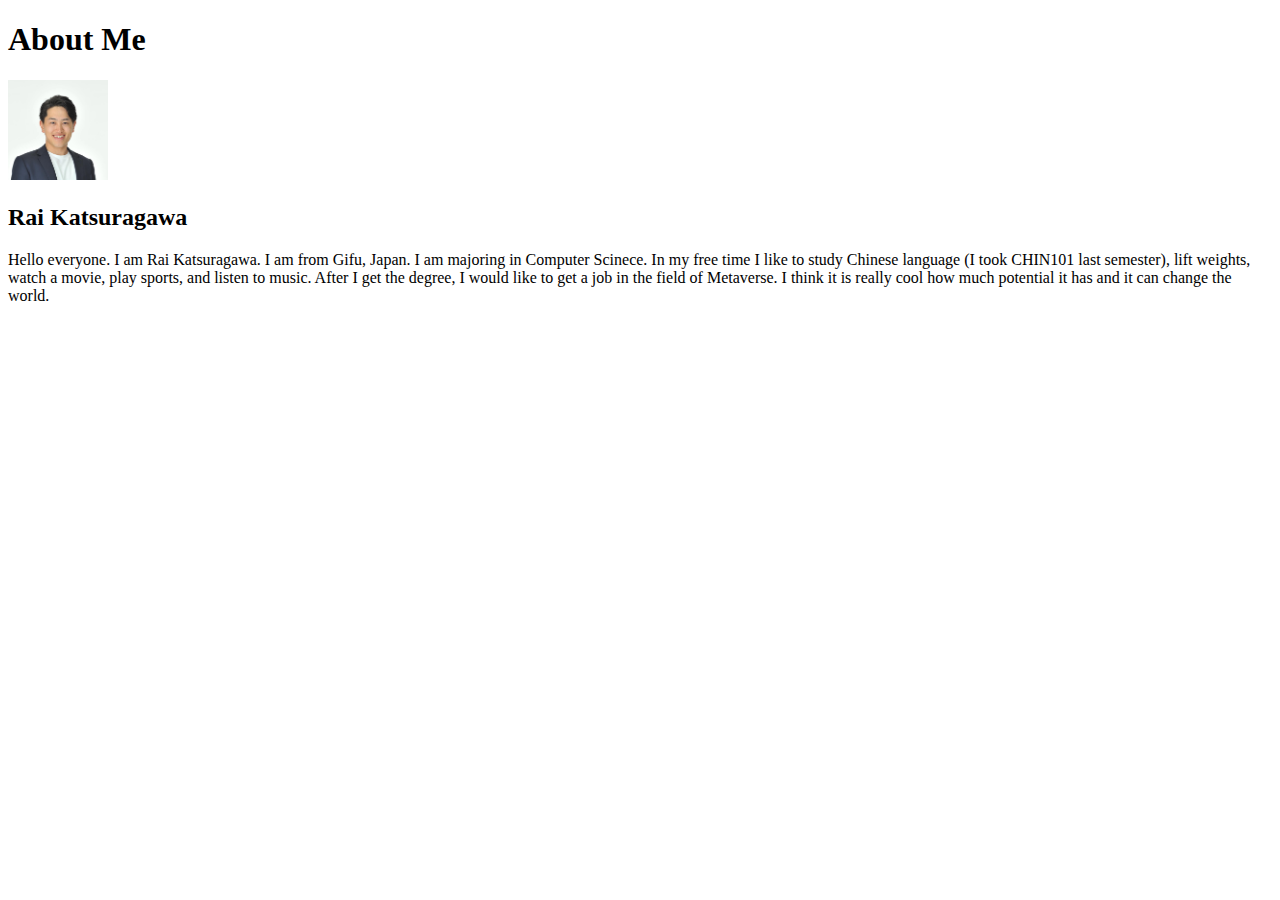
<file: aboutme/index.html>
<!DOCTYPE html>
<html lang="" en>
  <head>
    <meta charset="UTF-8" />
    <meta http-equiv="X-UA-Compatible" content="IE=edge" />
    <meta name="viewport" content="width=device-width, initial-scale=1.0" />
    <title>All About Me</title>
  </head>
  <body>
    <h1>About Me</h1>
    <img
      src="images/facebook_profile_pic.jpeg"
      alt="profile picture"
      style="height: 100px; width: 100px"
    />
    <h2>Rai Katsuragawa</h2>
    <p>
      Hello everyone. I am Rai Katsuragawa. I am from Gifu, Japan. I am majoring
      in Computer Scinece. In my free time I like to study Chinese language (I
      took CHIN101 last semester), lift weights, watch a movie, play sports, and
      listen to music. After I get the degree, I would like to get a job in the
      field of Metaverse. I think it is really cool how much potential it has
      and it can change the world.
    </p>
  </body>
</html>
</file>
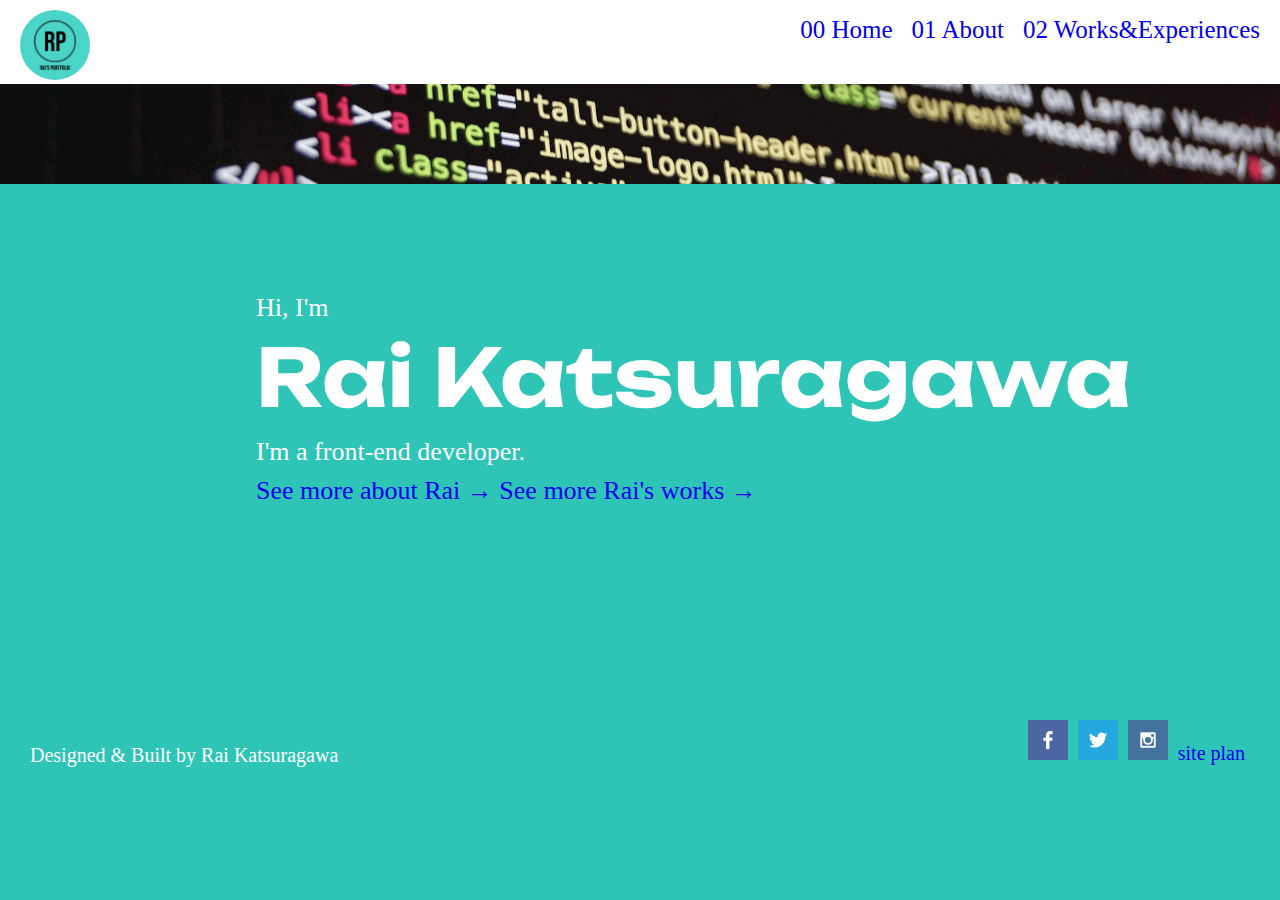
<file: rai's_portfolio/index.html>
<!DOCTYPE html>
<html lang="en">
  <head>
    <meta charset="UTF-8" />
    <meta name="viewport" content="width=device-width, initial-scale=1.0" />
    <meta http-equiv="X-UA-Compatible" content="ie=edge" />
    <title>Rai's portfolio</title>
    <link rel="stylesheet" href="styles/style.css" />
    <link rel="icon" href="images/Rai's_portfolio-logos.jpeg" />
  </head>
  <body id="homepage">
    <header>
      <a href="index.html">
        <img class="logo" src="images/Rai's_portfolio-logos.jpeg" alt="logo" />
      </a>
      <ul class="navigation">
        <li><a href="index.html">00 Home</a></li>
        <li><a href="aboutme.html">01 About</a></li>
        <li><a href="works.html">02 Works&Experiences</a></li>
      </ul>
    </header>
    <main>
      <img class="bannar" src="images/coding.png" alt="coding" />
      <div class="welcome">
        <p>Hi, I'm</p>
        <h1>Rai Katsuragawa</h1>
        <p>
          I'm a front-end developer.<br /><a href="aboutme.html"
            >See more about Rai &rarr;</a
          >
          <a href="works.html">See more Rai's works &rarr;</a>
        </p>
      </div>
    </main>
    <footer id="home-footer">
      <p>Designed & Built by Rai Katsuragawa</p>
      <ul>
        <li>
          <a href="#"><img src="images/facebook.png" alt="facebook logo" /></a>
        </li>
        <li>
          <a href="#"><img src="images/twitter.png" alt="twitter logo" /></a>
        </li>
        <li>
          <a href="#"
            ><img src="images/instagram.png" alt="instagram logo"
          /></a>
        </li>
        <li><a href="site_plan.html">site plan</a></li>
      </ul>
    </footer>
  </body>
</html>
</file>
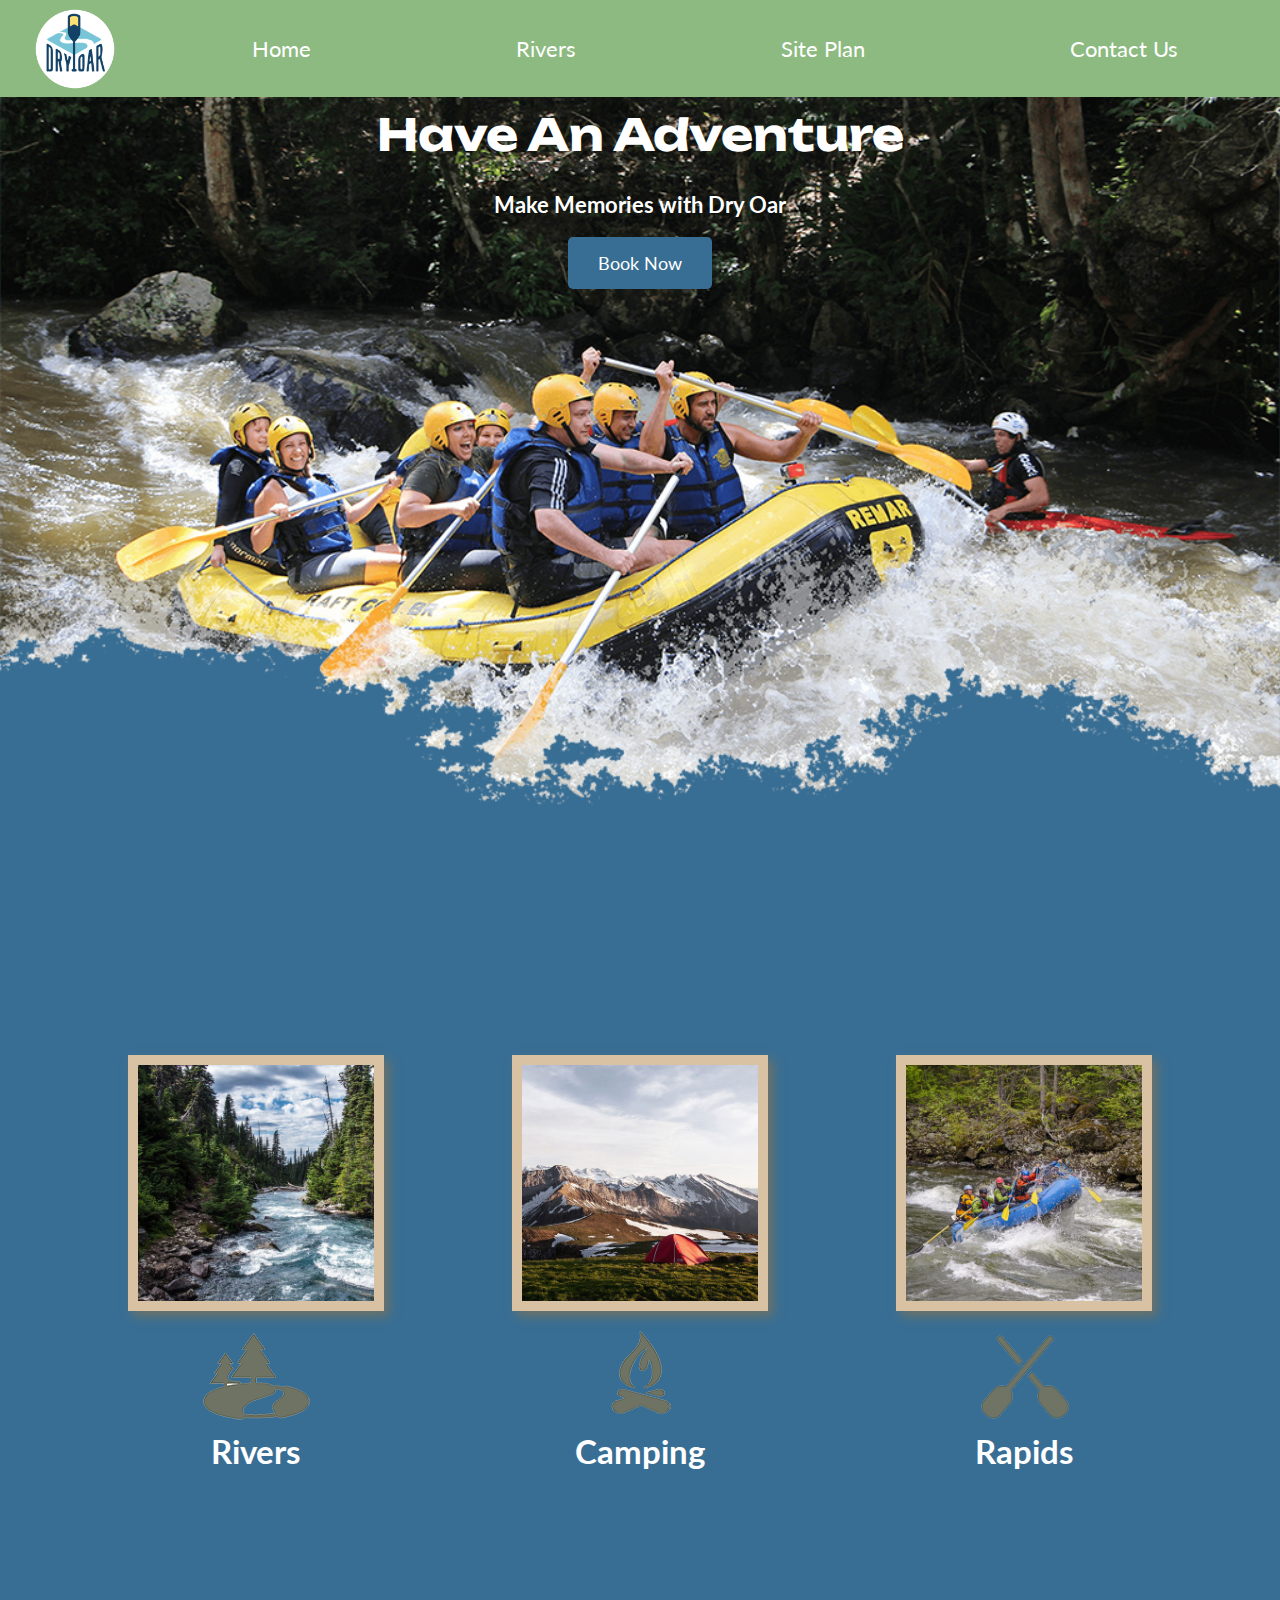
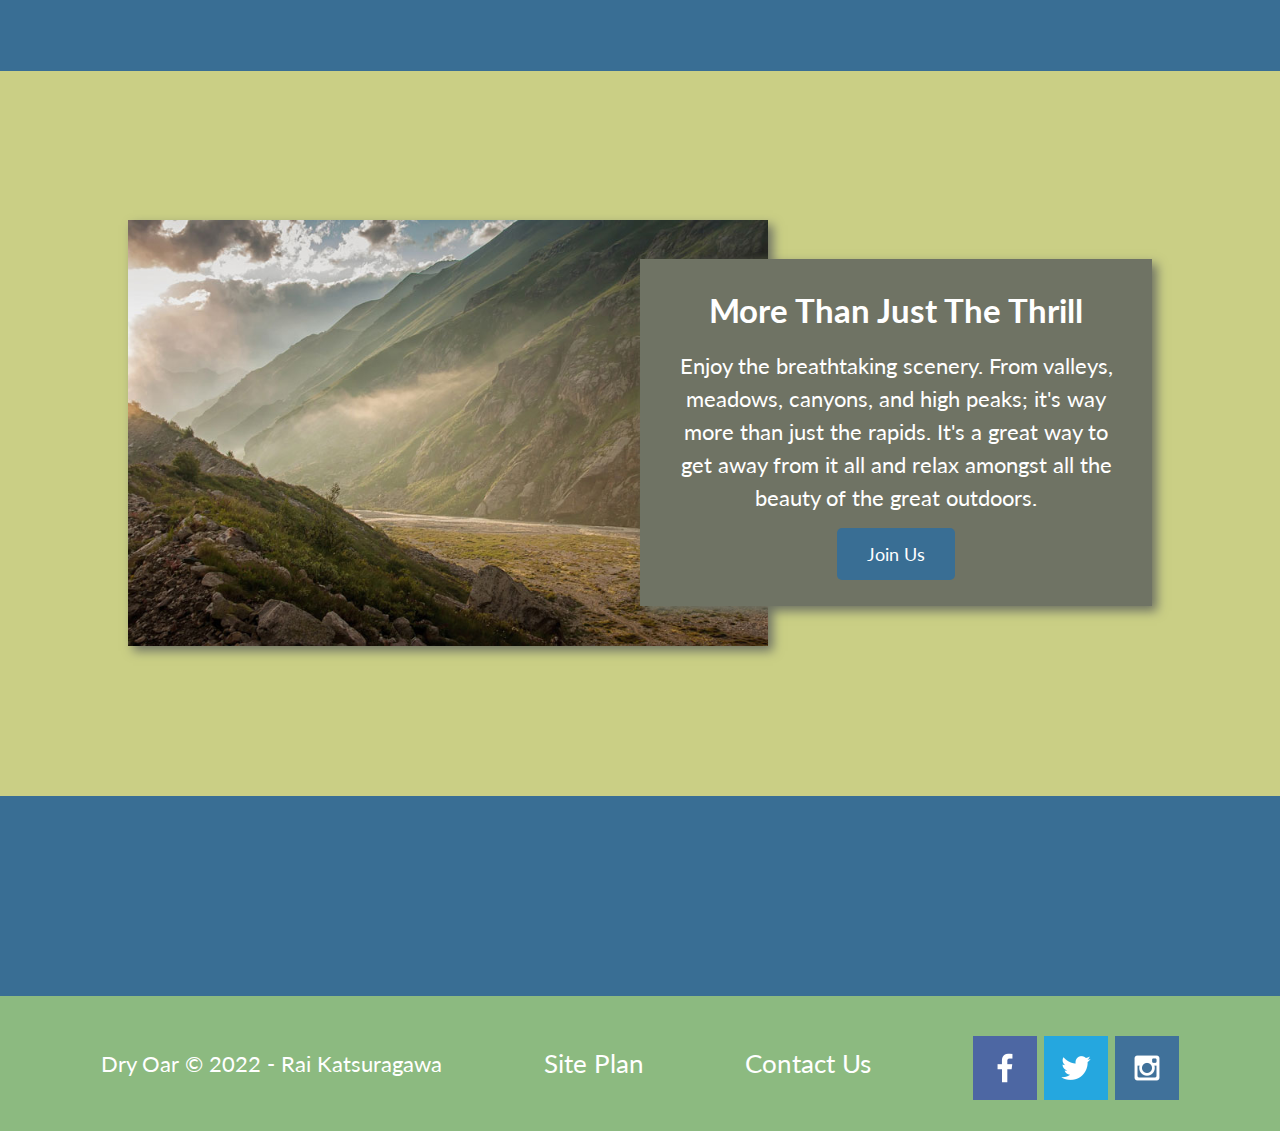
<file: wwr/index.html>
<!DOCTYPE html>
<html lang="en">
  <head>
    <meta charset="UTF-8" />
    <meta http-equiv="X-UA-Compatible" content="IE=edge" />
    <meta name="viewport" content="width=device-width, initial-scale=1.0" />
    <title>Rafting</title>
    <link rel="stylesheet" href="styles/style.css" />
  </head>
  <body>
    <div id="content">
      <header>
        <a id="logo_link" href="index.html">
          <img class="logo" src="images/logo.png" alt="Dry Oar Logo" />
        </a>
        <nav>
          <a href="index.html">Home</a>
          <a href="rivers.html">Rivers</a>
          <a href="site-plan-rafting.html">Site Plan</a>
          <a href="contactus.html">Contact Us</a>
        </nav>
      </header>
      <div id="hero">
        <div id="hero-box">
          <img
            id="hero-img"
            src="images/hero.png"
            alt="People enjoying white water rafting"
          />
        </div>
        <section id="hero-msg">
          <h1 class="home-title">Have An Adventure</h1>
          <h4>Make Memories with Dry Oar</h4>
          <div class="button-box">
            <a class="book" href="contactus.html">Book Now</a>
          </div>
        </section>
      </div>
      <main class="home-grid">
        <section class="rivers-card">
          <img
            class="card-img"
            src="images/rivers.jpeg"
            alt="river in forest"
          />
          <img class="icon" src="images/river_icon.png" alt="river icon" />
          <h2>Rivers</h2>
        </section>
        <section class="camping-card">
          <img
            class="card-img"
            src="images/camping.jpeg"
            alt="tent in mountains"
          />
          <img class="icon" src="images/fire_icon.png" alt="fire icon" />
          <h2>Camping</h2>
        </section>
        <section class="rapids-card">
          <img class="card-img" src="images/rapids.jpeg" alt="rafting boat" />
          <img class="icon" src="images/oars.png" alt="oars icon" />
          <h2>Rapids</h2>
        </section>
        <div id="background"></div>
        <img
          class="mountains"
          src="images/mountains.jpeg"
          alt="Misty mountains"
        />
        <section class="msg">
          <h2>More Than Just The Thrill</h2>
          <p>
            Enjoy the breathtaking scenery. From valleys, meadows, canyons, and
            high peaks; it's way more than just the rapids. It's a great way to
            get away from it all and relax amongst all the beauty of the great
            outdoors.
          </p>
          <a class="join" href="rivers.html">Join Us</a>
        </section>
      </main>
      <footer>
        <p>Dry Oar &copy; 2022 - Rai Katsuragawa</p>
        <p><a href="site-plan-rafting.html">Site Plan</a></p>
        <p><a href="contactus.html">Contact Us</a></p>
        <div class="social">
          <a href="https://facebook.com" target="_blank">
            <img src="images/facebook.png" alt="fb icon" />
          </a>
          <a href="https://twitter.com" target="_blank">
            <img src="images/twitter.png" alt="twitter icon" />
          </a>
          <a href="https://instagram.com" target="_blank">
            <img src="images/instagram.png" alt="instagram icon" />
          </a>
        </div>
      </footer>
    </div>
  </body>
</html>
</file>
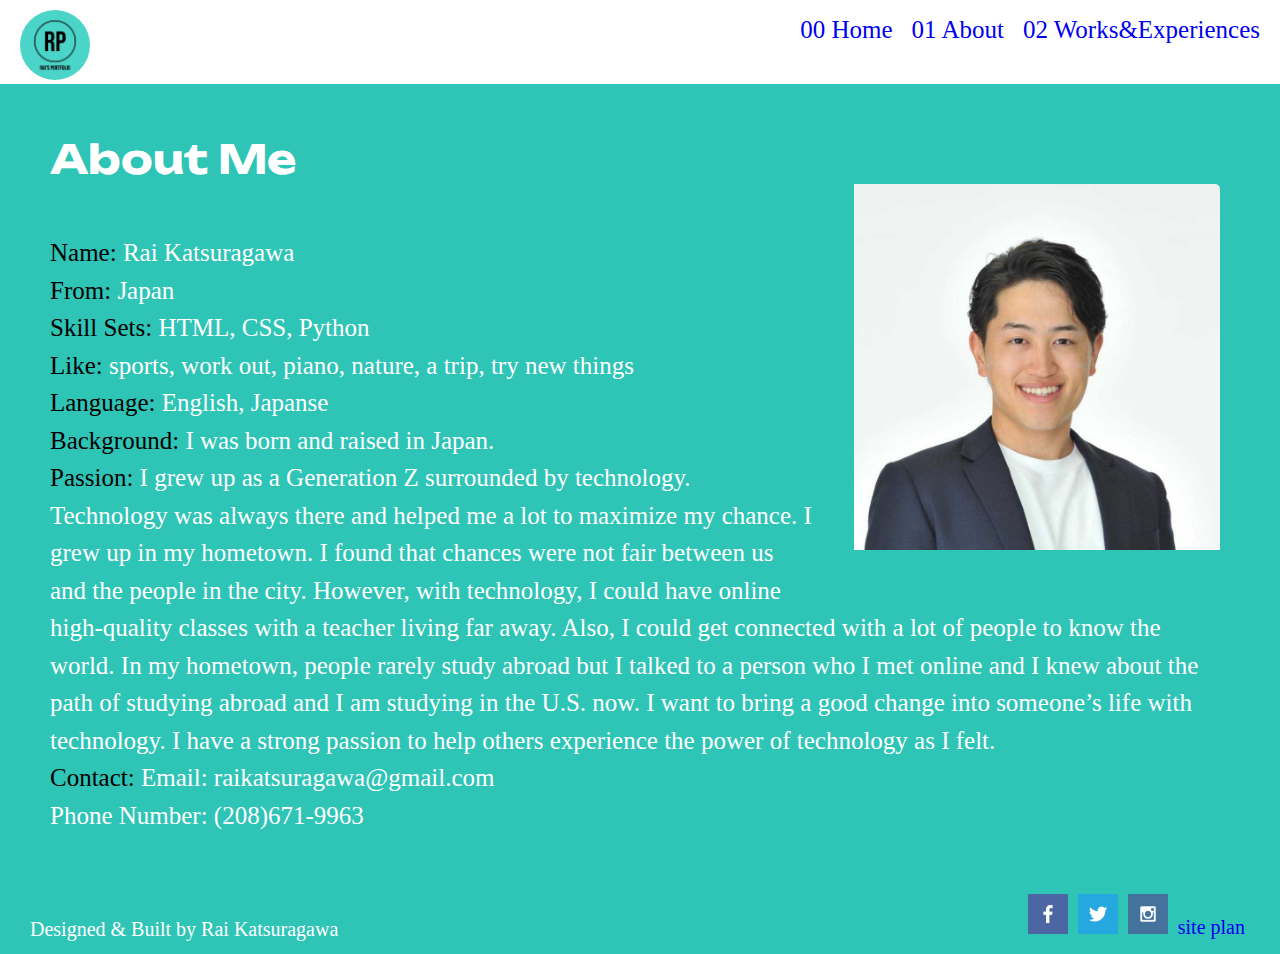
<file: rai's_portfolio/aboutme.html>
<!DOCTYPE html>
<html lang="en">
  <head>
    <meta charset="UTF-8" />
    <meta name="viewport" content="width=device-width, initial-scale=1.0" />
    <meta http-equiv="X-UA-Compatible" content="ie=edge" />
    <title>About</title>
    <link rel="stylesheet" href="styles/style.css" />
    <link rel="icon" href="images/Rai's_portfolio-logos.jpeg" />
  </head>
  <body>
    <header>
      <a href="index.html">
        <img class="logo" src="images/Rai's_portfolio-logos.jpeg" alt="logo" />
      </a>
      <ul class="navigation">
        <li><a href="index.html">00 Home</a></li>
        <li><a href="aboutme.html">01 About</a></li>
        <li><a href="works.html">02 Works&Experiences</a></li>
      </ul>
    </header>
    <main>
      <h1 class="page-title">About Me</h1>
      <div class="about-me">
        <div id="wrapper">
          <img
            id="myImg"
            class="rai_portrait"
            src="images/rai_portrait.jpeg"
            alt="portrait"
          />
          <div id="myModal" class="modal">
            <!-- The Close Button -->
            <span class="close">&times;</span>

            <!-- Modal Content (The Image) -->
            <img
              class="modal-content"
              src="[data-uri]"
              id="img01"
              alt="portrait"
            />

            <!-- Modal Caption (Image Text) -->
            <div id="caption"></div>
          </div>
        </div>
        <p class="about-me-body">
          <span>Name:</span> Rai Katsuragawa<br />
          <span>From:</span> Japan<br />
          <span>Skill Sets:</span> HTML, CSS, Python<br />
          <span>Like:</span> sports, work out, piano, nature, a trip, try new
          things<br />
          <span>Language:</span> English, Japanse<br />
          <span>Background:</span> I was born and raised in Japan.<br />
          <span>Passion:</span> I grew up as a Generation Z surrounded by
          technology. Technology was always there and helped me a lot to
          maximize my chance. I grew up in my hometown. I found that chances
          were not fair between us and the people in the city. However, with
          technology, I could have online high-quality classes with a teacher
          living far away. Also, I could get connected with a lot of people to
          know the world. In my hometown, people rarely study abroad but I
          talked to a person who I met online and I knew about the path of
          studying abroad and I am studying in the U.S. now. I want to bring a
          good change into someone’s life with technology. I have a strong
          passion to help others experience the power of technology as I
          felt.<br />
          <span>Contact:</span> Email: raikatsuragawa@gmail.com <br />Phone
          Number: (208)671-9963
        </p>
      </div>
      <img
        class="rai_portrait_2"
        src="images/rai_portrait.jpeg"
        alt="portrait"
      />
    </main>
    <footer>
      <p>Designed & Built by Rai Katsuragawa</p>
      <ul>
        <li>
          <a href="#"><img src="images/facebook.png" alt="facebook logo" /></a>
        </li>
        <li>
          <a href="#"><img src="images/twitter.png" alt="twitter logo" /></a>
        </li>
        <li>
          <a href="#"
            ><img src="images/instagram.png" alt="instagram logo"
          /></a>
        </li>
        <li><a href="site_plan.html">site plan</a></li>
      </ul>
    </footer>
    <script>
      // Get the modal
      var modal = document.getElementById("myModal");

      // Get the image and insert it inside the modal - use its "alt" text as a caption
      var img = document.getElementById("myImg");
      var modalImg = document.getElementById("img01");
      var captionText = document.getElementById("caption");
      img.onclick = function () {
        modal.style.display = "block";
        modalImg.src = this.src;
        captionText.innerHTML = this.alt;
      };

      // Get the <span> element that closes the modal
      var span = document.getElementsByClassName("close")[0];

      // When the user clicks on <span> (x), close the modal
      span.onclick = function () {
        modal.style.display = "none";
      };
    </script>
  </body>
</html>
</file>
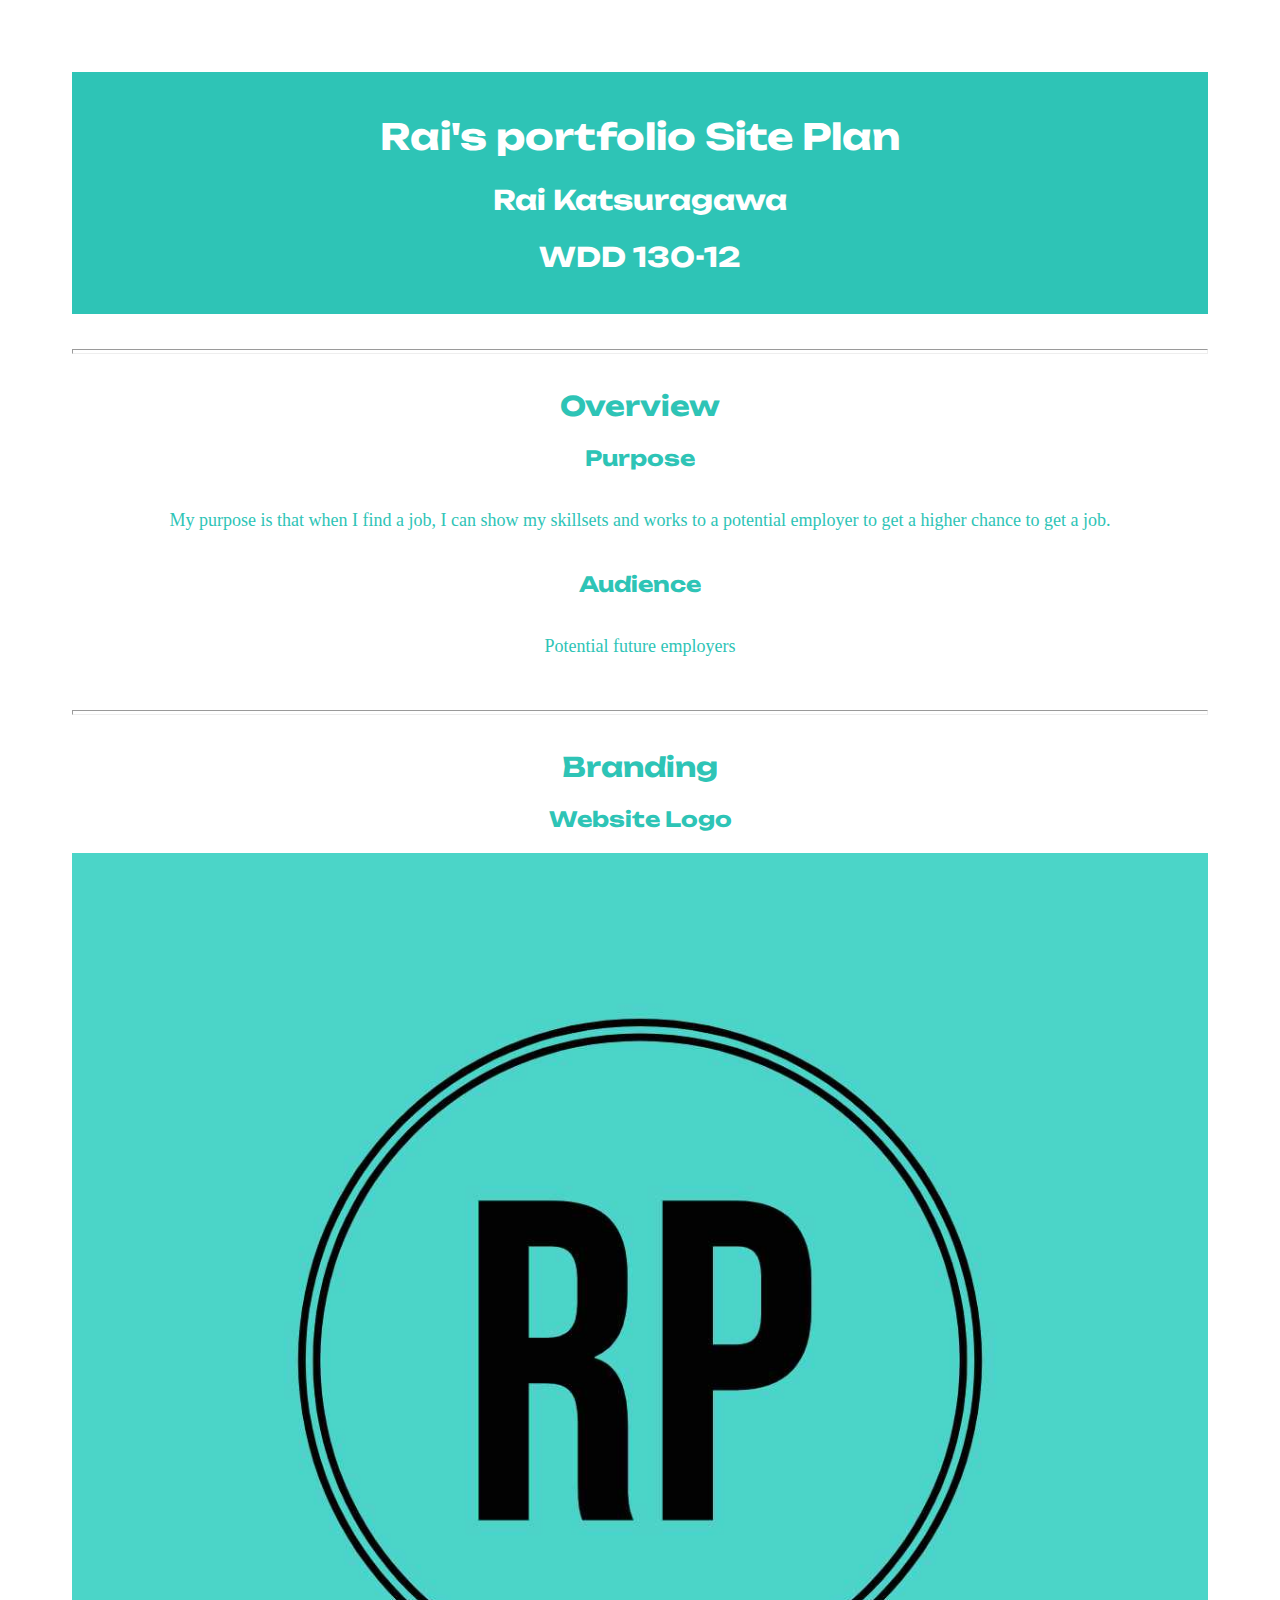
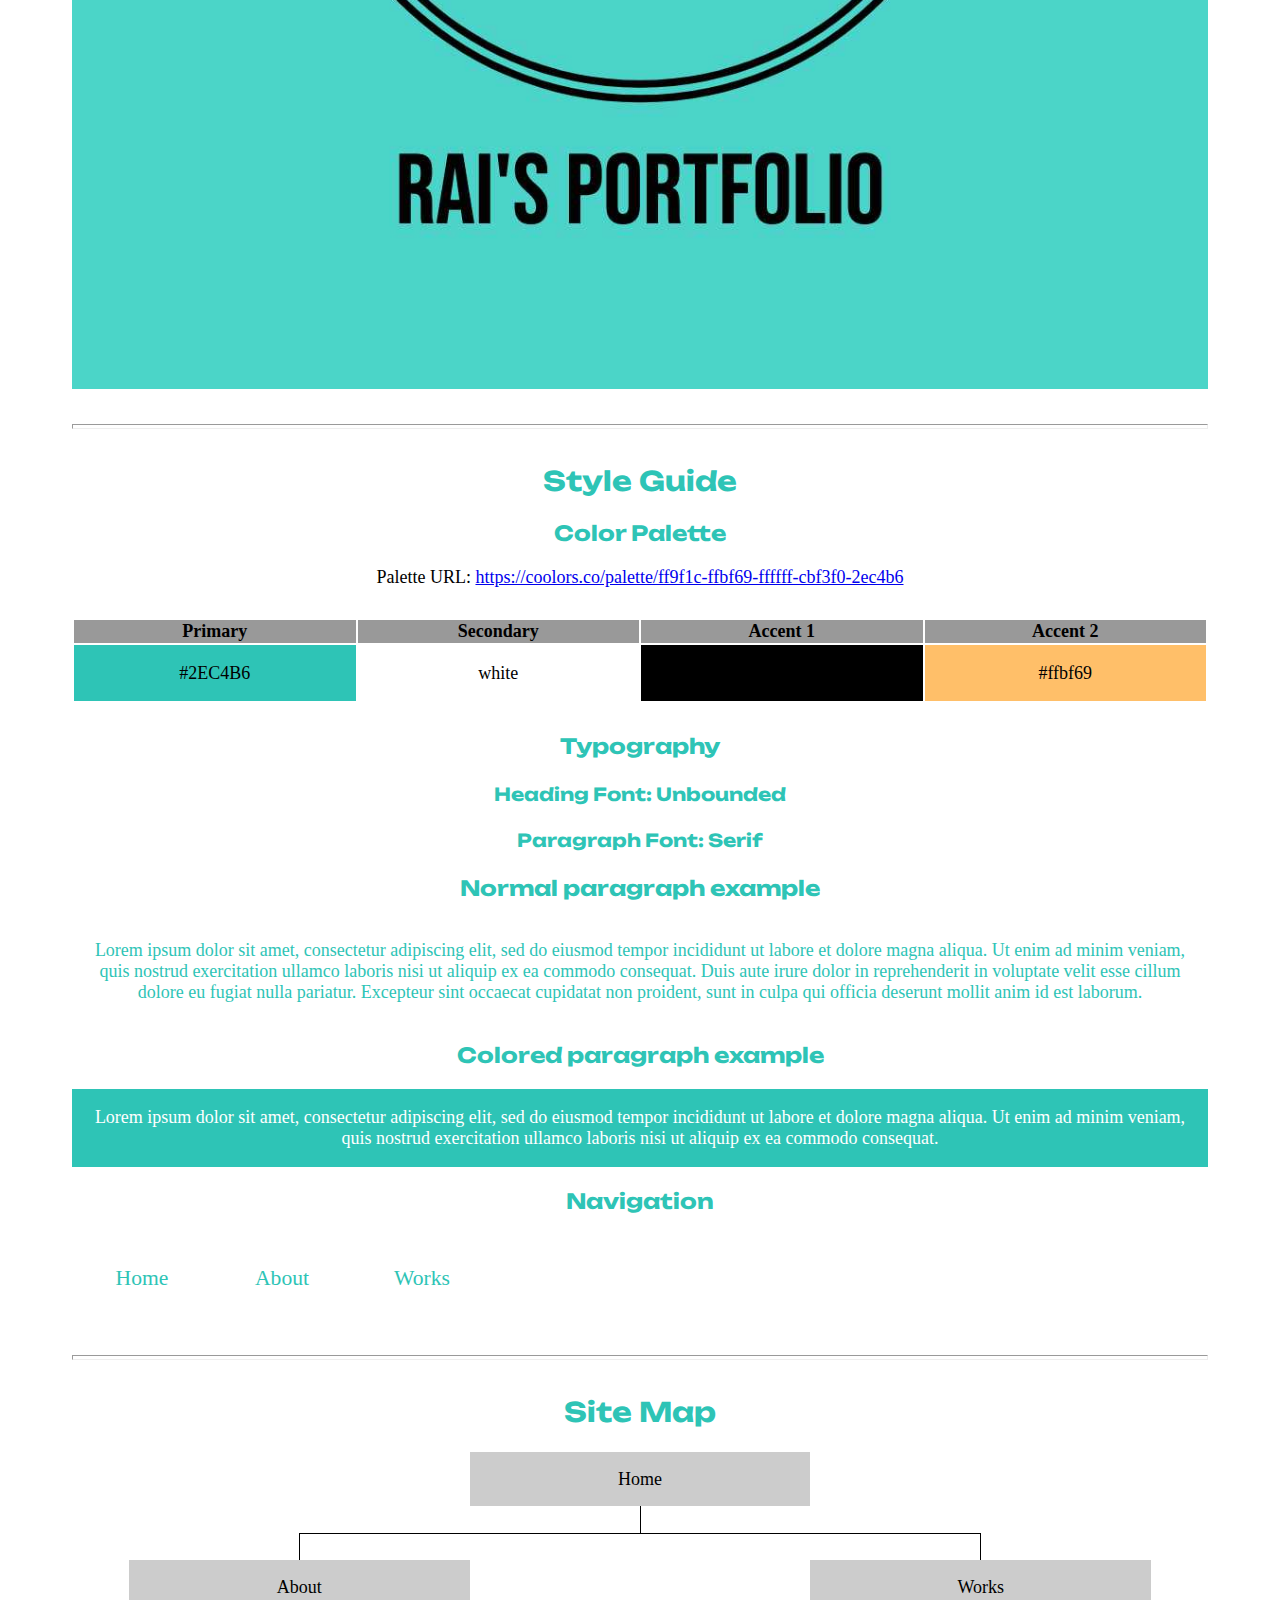
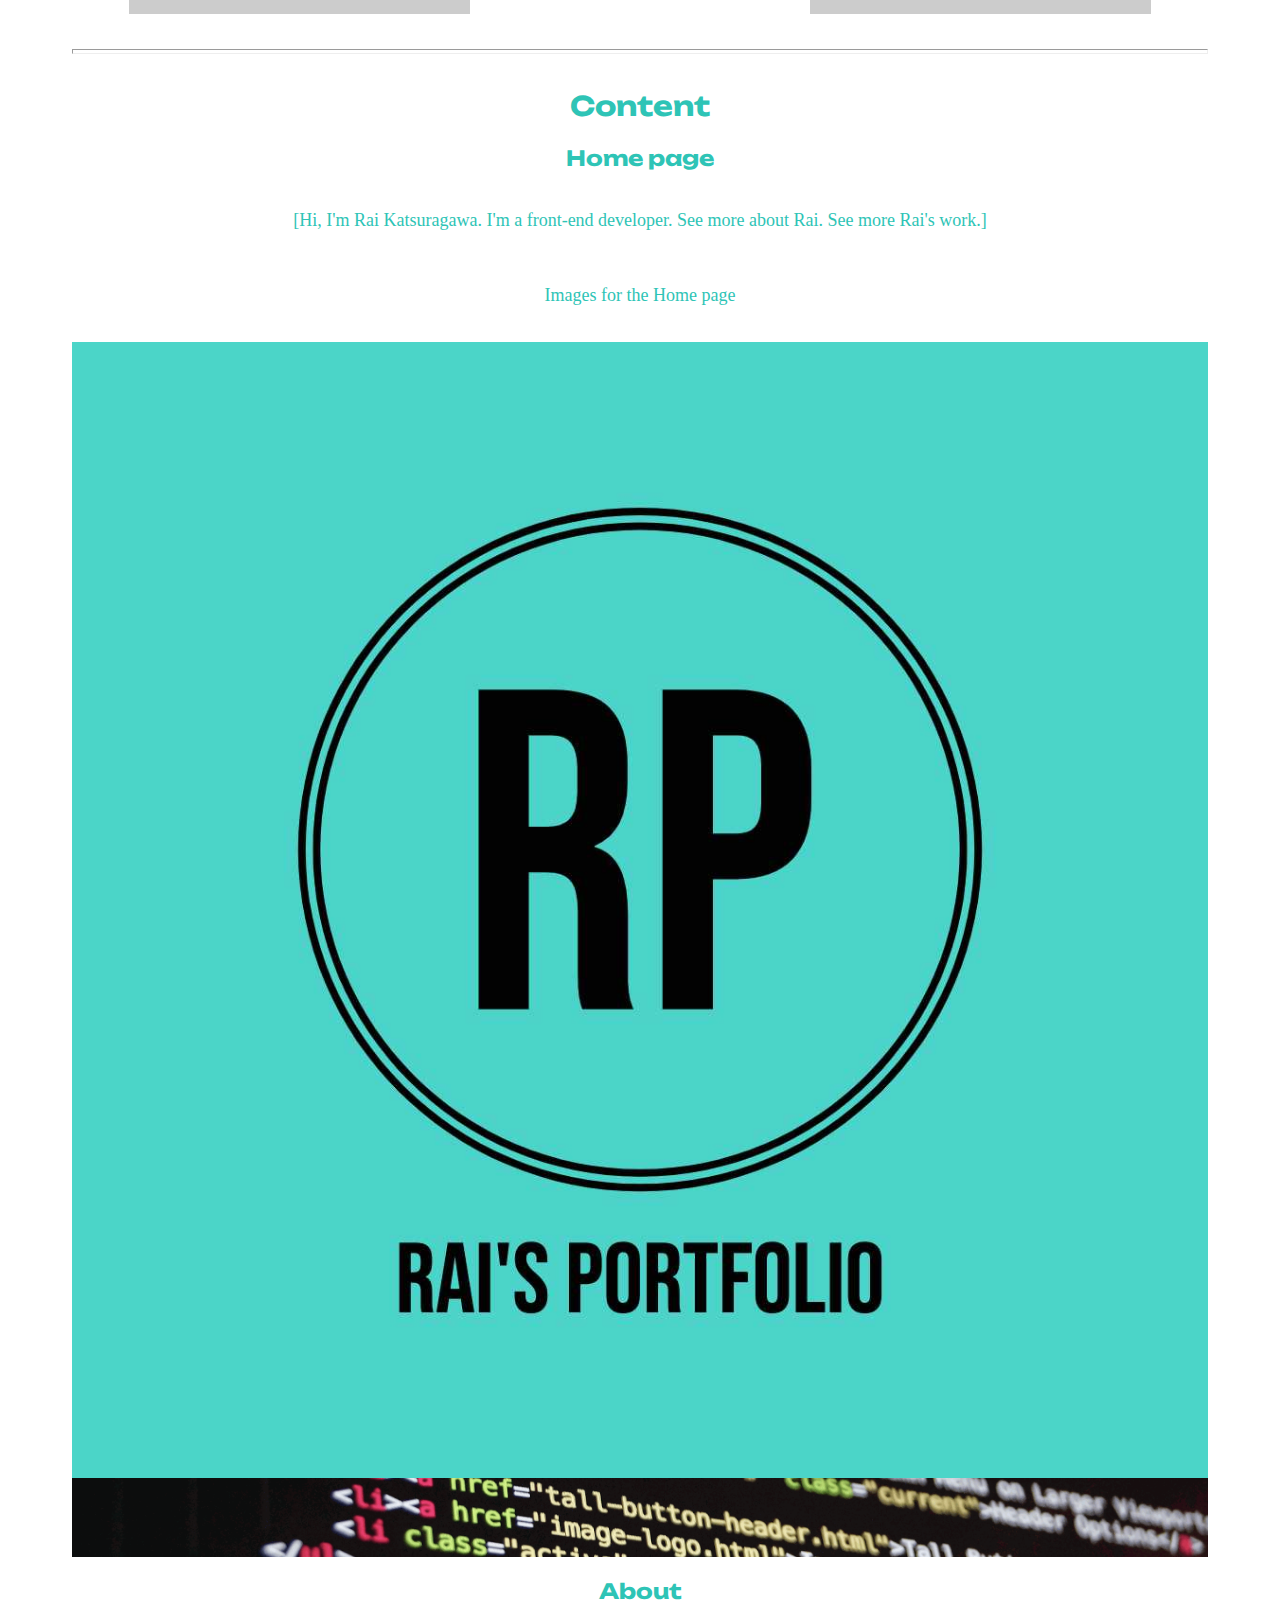
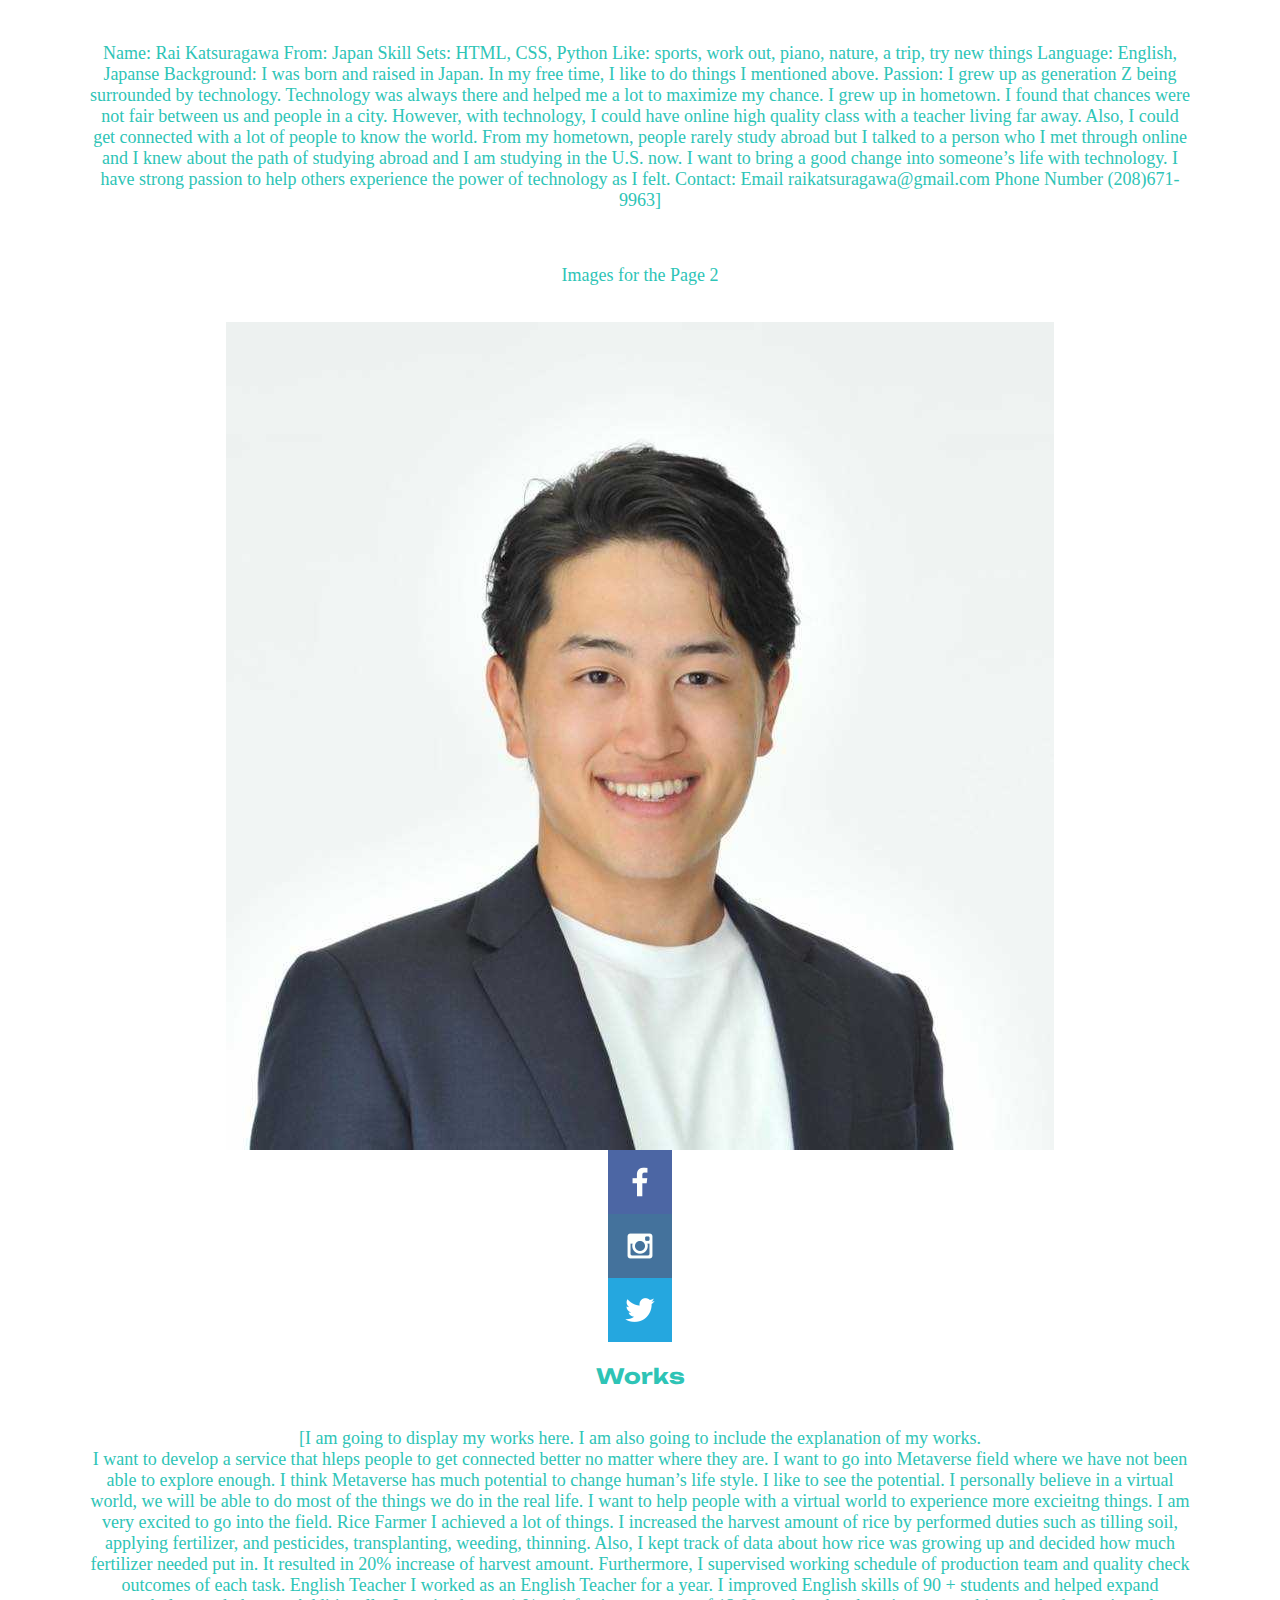
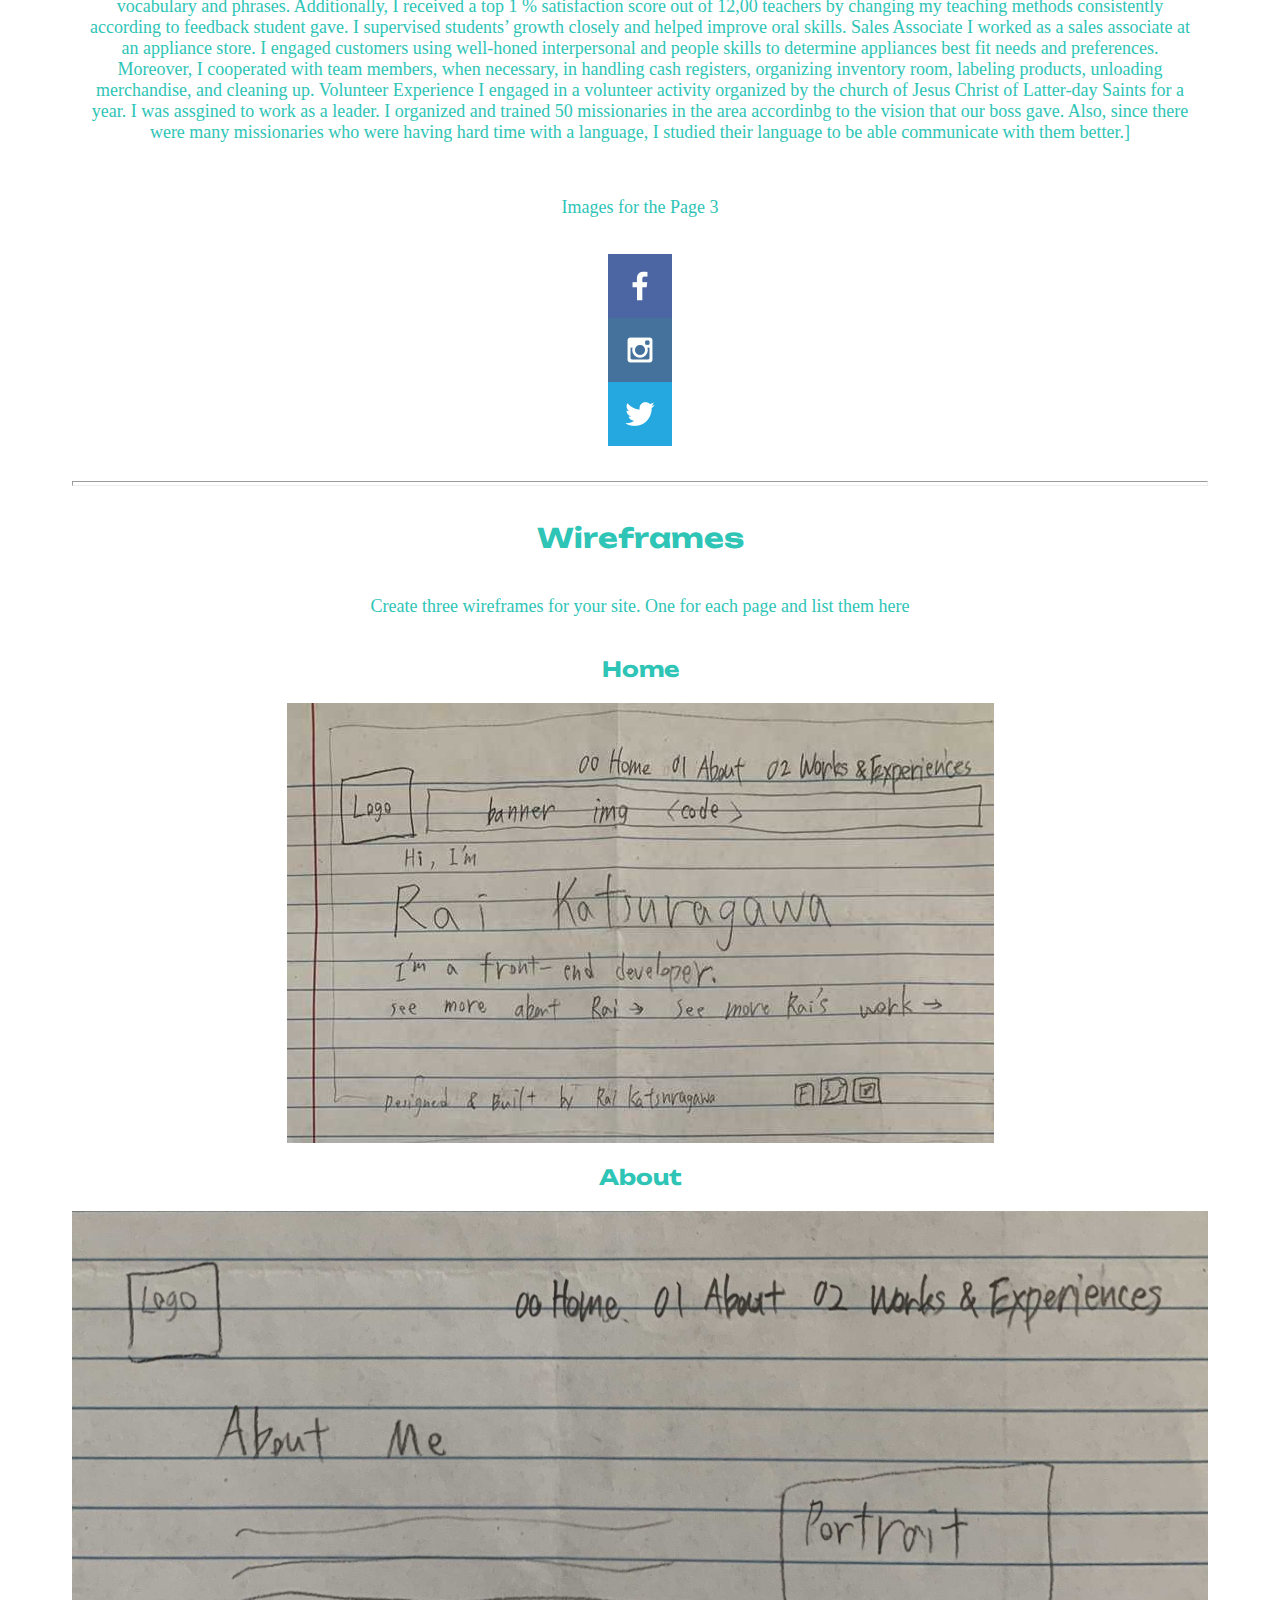
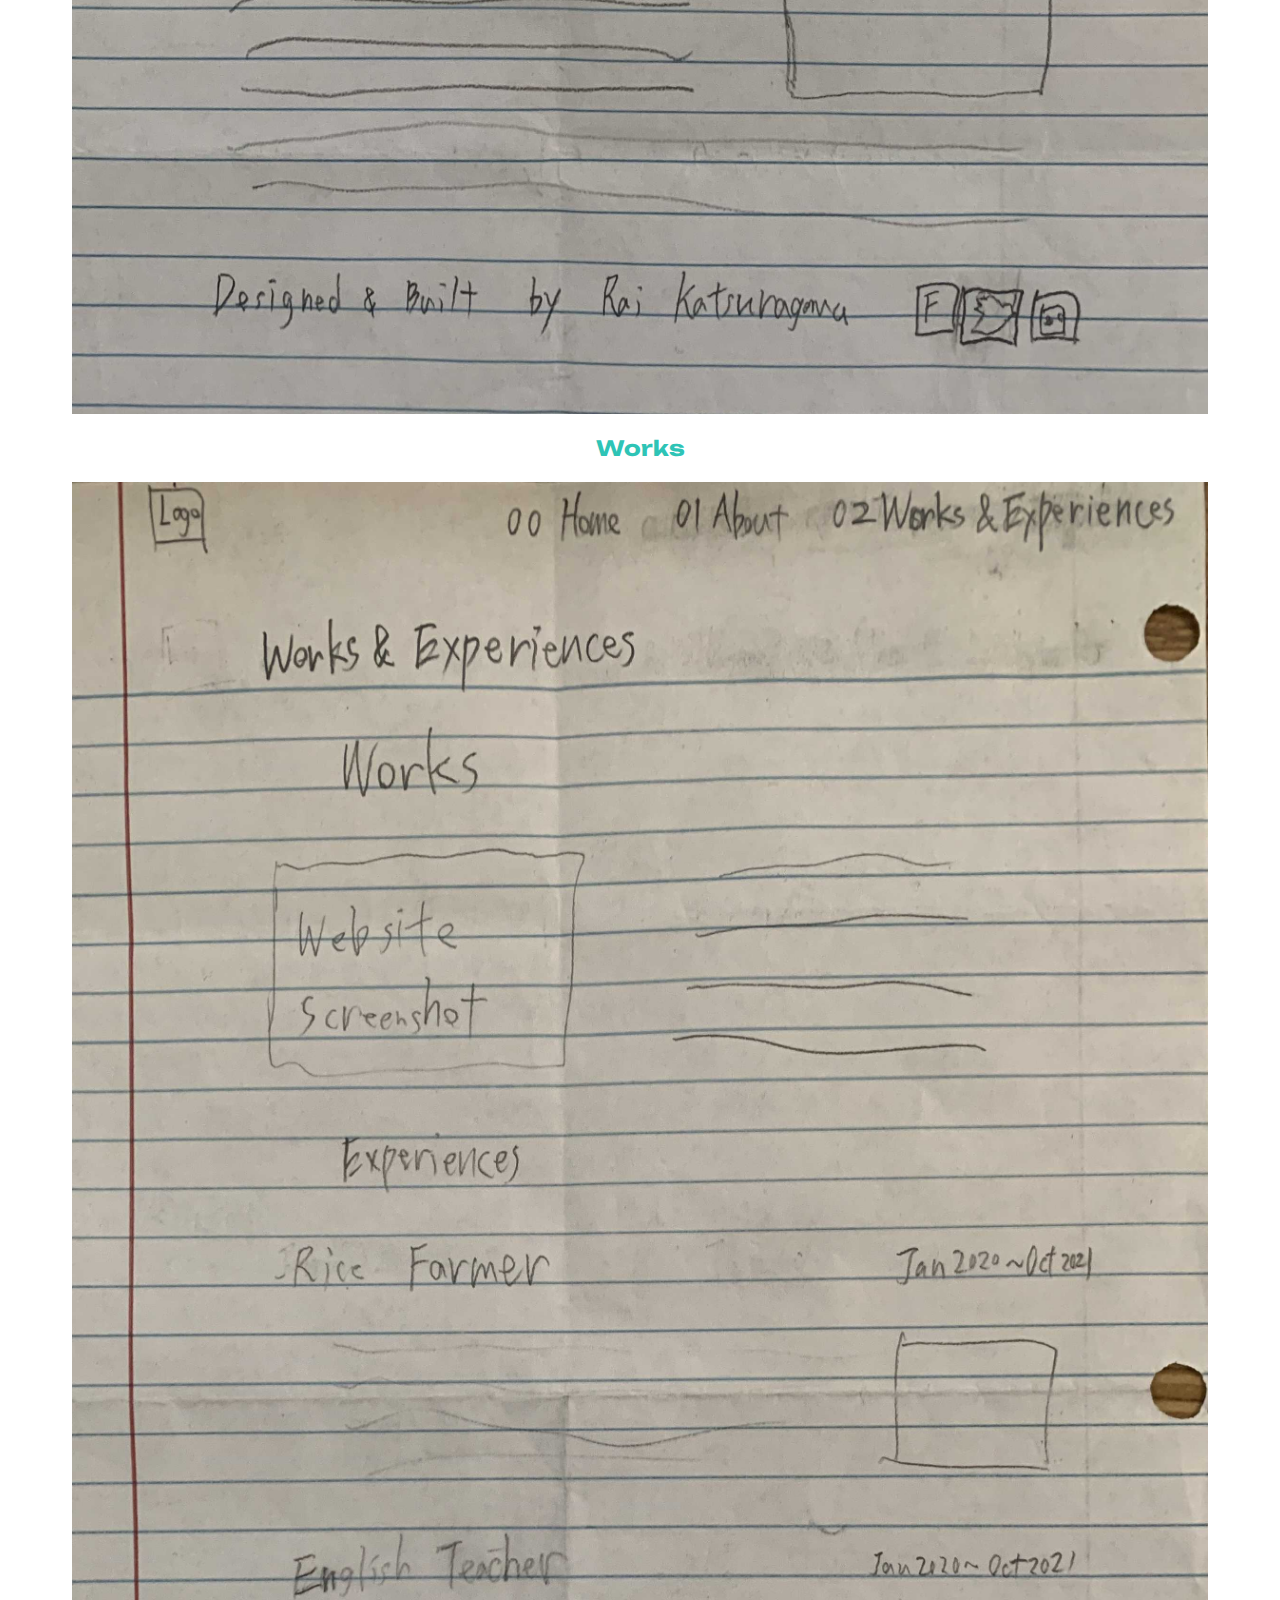
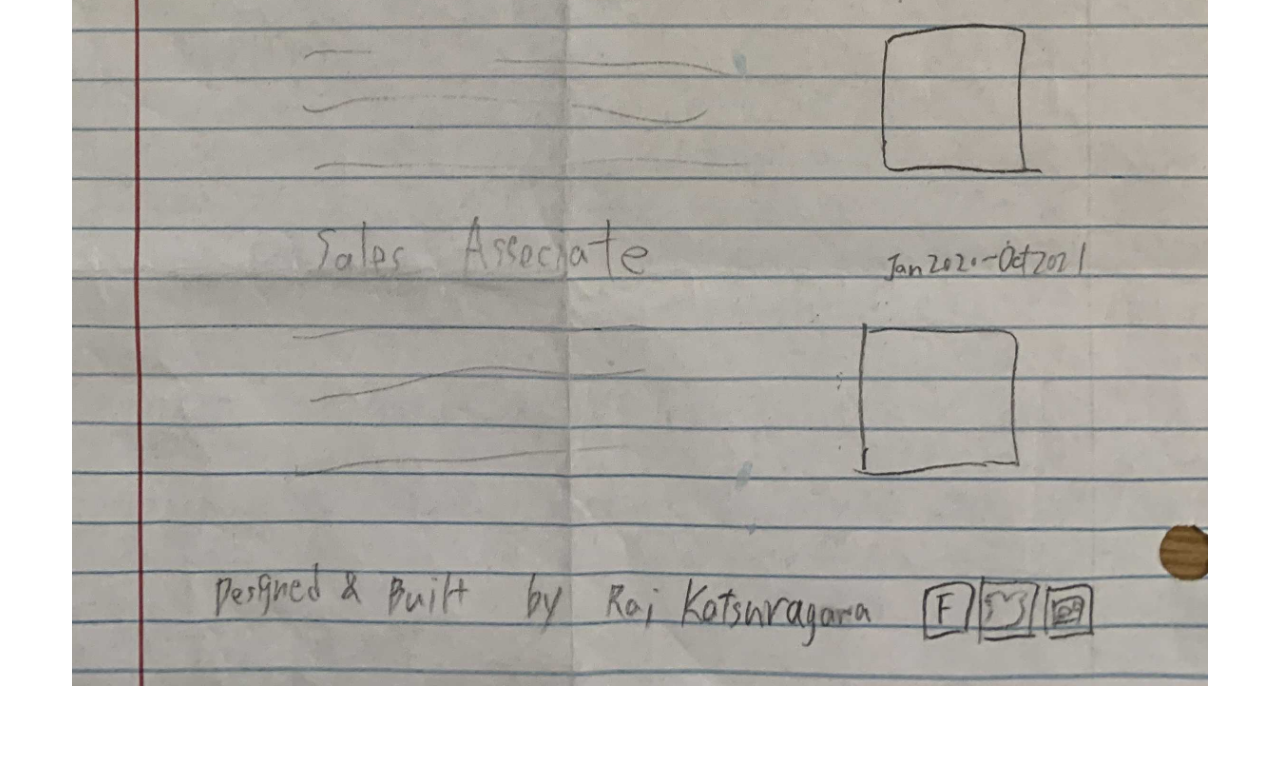
<file: rai's_portfolio/site_plan.html>
<!DOCTYPE html>
<html lang="en-us">
    
  <head>
    <meta charset="utf-8">
    <title>Site Plan</title>
    <link type="text/css" rel="stylesheet" href="styles/site-plan.css">
    <link rel="icon" href="images/Rai's_portfolio-logos.jpeg" />
  </head>

  <body>
    <header>
      <h1>Rai's portfolio Site Plan</h1>
      <h2>Rai Katsuragawa</h2>
      <h2>WDD 130-12</h2>
      <!-- In the header above, add the name or your site, your name and class number. For example if you are in section 3 you would put WDD 130.03 -->
    </header>
    <main>

      <!-- ------------------------Steps 2-3------------------------------ -->
      <hr>
      <h2>Overview</h2>
      <h3>Purpose</h3>
      <p>My purpose is that when I find a job, I can show my skillsets and works to a potential employer to get a higher chance to get a job.</p>  <!-- change this -->


      <h3>Audience</h3>
      <p>Potential future employers</p>  <!-- change this -->

      <hr>
      <h2>Branding</h2>
      <h3>Website Logo</h3>
      <!-- Replace this with some sort of logo for your site.  A logo can be as simple as the name of your site in a nice font :) -->
      <img src="images/Rai's_portfolio-logos.jpeg" alt="Logo image">
      <hr>
      <h2>
        Style Guide
      </h2>

      <!-- ------------------------Steps 4-8------------------------------ -->

      <h3>
        Color Palette
      </h3>
      <!--  The colors you choose for a website are one of the most important decisions you will make. Follow the instructions on the activity in iLearn then return and replace the color codes below with the hex color codes (the 6 digit numbers that show at the bottom of each color) for the colors you have chosen below.  You should have at least 2 colors but do not have to fill in all 4 if you do not need them.  -->

      <!-- Copy and paste the URL to your finished palette below Make sure to paste it into both spots -->
      Palette URL: <a href="https://coolors.co/palette/ff9f1c-ffbf69-ffffff-cbf3f0-2ec4b6" target="_blank">https://coolors.co/palette/ff9f1c-ffbf69-ffffff-cbf3f0-2ec4b6</a>


      <table class="colors">
        <tr><th>Primary</th><th>Secondary</th><th>Accent 1</th><th>Accent 2</th></tr>
        <!-- Replace the numbers in the boxes below with your hex color codes. Then switch to the site-plan.css file and change your colors there as well. -->
        <tr><td class="primary">#2EC4B6</td><td class="secondary">white</td><td class="accent1">black</td><td class="accent2">#ffbf69</td></tr>
      </table>

      <!-- ------------------------Step 9------------------------------ -->

      <h3>
        Typography
      </h3>
      <!-- Choose a font for your paragraphs (body copy) and headlines. What font(s) have you chosen? Why did you choose what you did?  Make sure to review the list of web safe fonts at W3Schools.org as a starting point.  Think also about which of your colors above you might use for background and font colors. -->

      <h4>
        Heading Font: Unbounded  <!-- change this -->
      </h4>
      <h4>
        Paragraph Font: Serif  <!-- change this -->
      </h4>
      <h3>
        Normal paragraph example
      </h3>
      <p>
        Lorem ipsum dolor sit amet, consectetur adipiscing elit, sed do eiusmod tempor incididunt ut labore et dolore magna aliqua. Ut enim ad minim veniam, quis nostrud exercitation ullamco laboris nisi ut aliquip ex ea commodo consequat. Duis aute irure dolor in reprehenderit in voluptate velit esse cillum dolore eu fugiat nulla pariatur. Excepteur sint occaecat cupidatat non proident, sunt in culpa qui officia deserunt mollit anim id est laborum.
      </p>
      <h3>
        Colored paragraph example
      </h3>
      <p class="colored">
        Lorem ipsum dolor sit amet, consectetur adipiscing elit, sed do eiusmod tempor incididunt ut labore et dolore magna aliqua. Ut enim ad minim veniam, quis nostrud exercitation ullamco laboris nisi ut aliquip ex ea commodo consequat. 
      </p>

      <!-- ------------------------Step 10------------------------------ -->

      <h3>
        Navigation
      </h3>
      <!-- Think about how you want your navigation bar to look. In the site-plan.css file change the colors to your colors to get the look you desire. --> 
      <nav>
        <a href="#">Home</a>
        <a href="#">About</a>
        <a href="#">Works</a>
      </nav>
      <hr>
      <h2>
        Site Map
      </h2>
      <div class="sitemap">
        <div class="sm-home">
          Home
        </div>
        <div class="sm-page2">
          About <!-- change this -->
        </div>
        <div class="sm-page3">
          Works  <!-- change this -->
        </div>

        <div class="top">
          &nbsp;
        </div>
        <div class="left">
          &nbsp;
        </div>
        <div class="right">
          &nbsp;
        </div>

      </div>

      <!-- --------Content Section -------------- -->
      <hr>
      <h2>
        Content
      </h2>
      <h3>Home page</h3>
      <p>
        [Hi, I'm Rai Katsuragawa. I'm a front-end developer. See more about Rai. See more Rai's work.]
      </p>
      <p>Images for the Home page</p>
        <img src="images/Rai's_portfolio-logos.jpeg" alt="site logo">
        <img src="images/coding.png" alt="coding">

      </ul>
      <h3>About</h3>
      <p>
        Name: Rai Katsuragawa
        From: Japan
        Skill Sets: HTML, CSS, Python
        Like: sports, work out, piano, nature, a trip, try new things
        Language: English, Japanse
        Background: I was born and raised in Japan. In my free time, I like to do things I mentioned above.
        Passion: I grew up as generation Z being surrounded by technology. Technology was always there and helped me a lot to maximize my chance.  I grew up in hometown. I found that chances were not fair between us and people in a city. However, with technology, I could have online high quality class with a teacher living far away. Also, I could get connected with a lot of people to know the world. From my hometown, people rarely study abroad but I talked to a person who I met through online and I knew about the path of studying abroad and I am studying in the U.S. now. I want to bring a good change into someone’s life with technology. I have strong passion to help others experience the power of technology as I felt.
        Contact: Email raikatsuragawa@gmail.com Phone Number (208)671-9963]
      </p>
      <p>Images for the Page 2</p>
        <img src="images/rai_portrait.jpeg" alt="my portorait">
        <img src="images/facebook.png" alt="facebook logo">
        <img src="images/instagram.png" alt="instagram logo">
        <img src="images/twitter.png" alt="twitter logo">

      </ul>
      <h3>Works</h3>
      <p>
        [I am going to display my works here. I am also going to include the explanation of my works. <br>

        I want to develop a service that hleps people to get connected better no matter where they are. I want to go into Metaverse field where we have not been able to explore enough. I think Metaverse has much potential to change human’s life style. I like to see the potential. I personally believe in a virtual world, we will be able to do most of the things we do in the real life. I want to help people with a virtual world to experience more excieitng things. I am very excited to go into the field. 


        Rice Farmer

        I achieved a lot of things. I increased the harvest amount of rice by performed duties such as tilling soil, applying fertilizer, and pesticides, transplanting, weeding, thinning. Also, I kept track of data about how rice was growing up and decided how much fertilizer needed put in. It resulted in 20% increase of harvest amount. Furthermore, I supervised working schedule of production team and quality check outcomes of each task.


        English Teacher

        I worked as an English Teacher for a year. I improved English skills of 90 + students and helped expand vocabulary and phrases. Additionally, I received a top 1 % satisfaction score out of 12,00 teachers by changing my teaching methods consistently according to feedback student gave. I supervised students’ growth closely and helped improve oral skills.


        Sales Associate

        I worked as a sales associate at an appliance store. I engaged customers using well-honed interpersonal and people skills to determine appliances best fit needs and preferences. Moreover, I cooperated with team members, when necessary, in handling cash registers, organizing inventory room, labeling products, unloading merchandise, and cleaning up.


        Volunteer Experience

        I engaged in a volunteer activity organized by the church of Jesus Christ of Latter-day Saints for a year. I was assgined to work as a leader. I organized and trained 50 missionaries in the area accordinbg to the vision that our boss gave. Also, since there were many missionaries who were having hard time with a language, I studied their language to be able communicate with them better.]
      </p>
      <p>Images for the Page 3</p>
        <img src="images/facebook.png" alt="facebook logo">
        <img src="images/instagram.png" alt="instagram logo">
        <img src="images/twitter.png" alt="twitter logo">

      </ul>
      <hr>
      <h2>
        Wireframes
      </h2>
      <p>
        Create three wireframes for your site. One for each page and list them here</p>

      <h3>Home</h3>
      <img src="images/wireframe_home.jpg" alt="home page wireframe">

      <h3>About</h3>
      <img src="images/wireframe_about.jpg" alt="about wireframe">

      <h3>Works</h3>
      <img src="images/wireframe_works.JPG" alt="works wireframe">
    </main>
  </body>

</html>
</file>
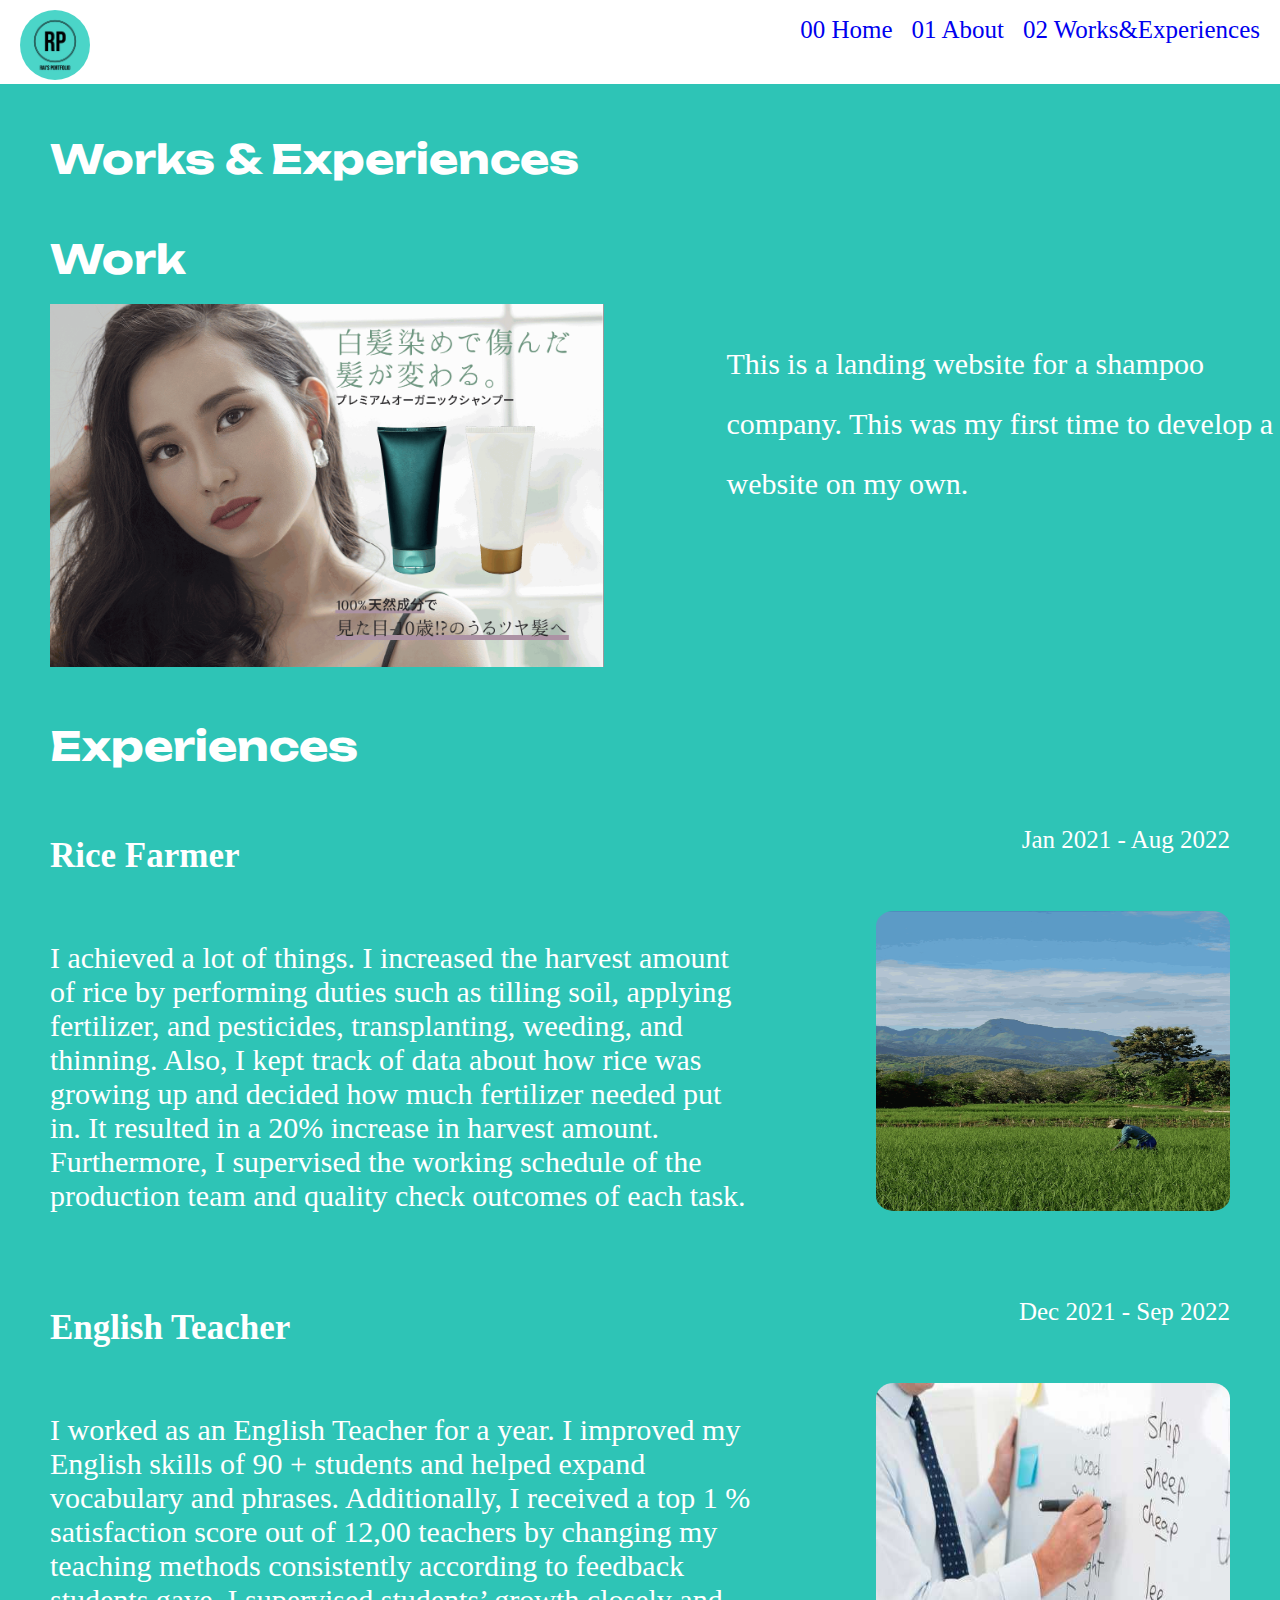
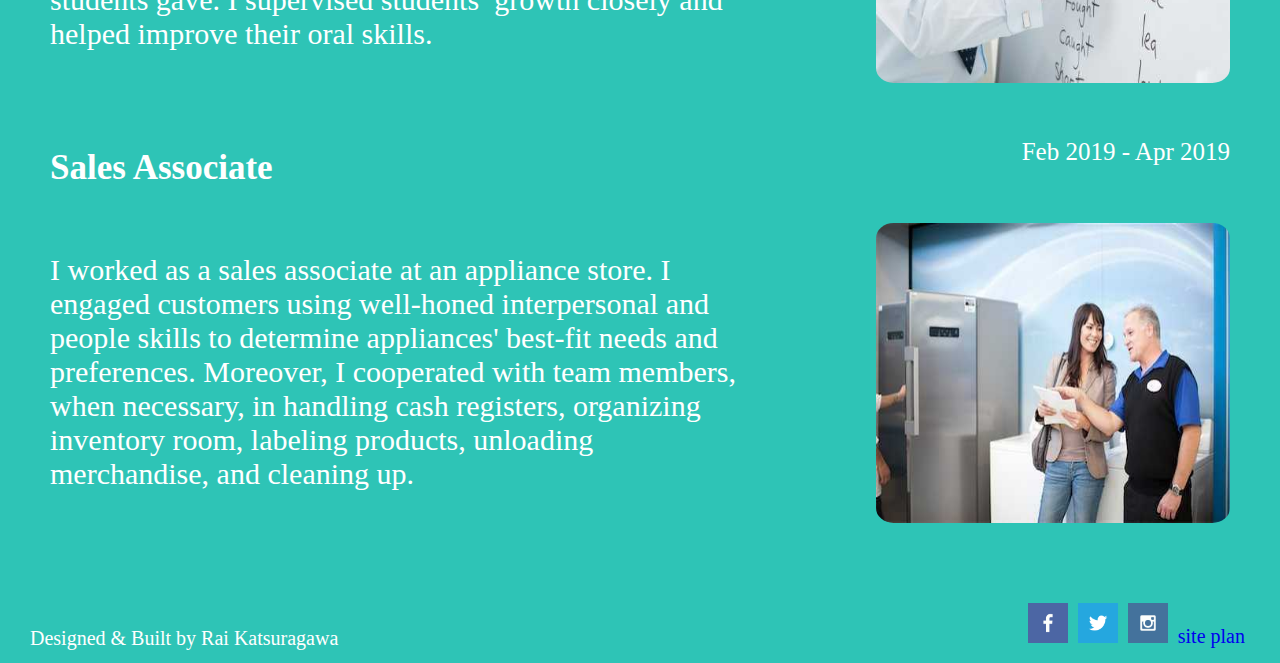
<file: rai's_portfolio/works.html>
<!DOCTYPE html>
<html lang="en">
  <head>
    <meta charset="UTF-8" />
    <meta name="viewport" content="width=device-width, initial-scale=1.0" />
    <meta http-equiv="X-UA-Compatible" content="ie=edge" />
    <title>Experiences</title>
    <link rel="stylesheet" href="styles/style.css" />
    <link rel="icon" href="images/Rai's_portfolio-logos.jpeg" />
  </head>
  <body>
    <header>
      <a href="index.html">
        <img class="logo" src="images/Rai's_portfolio-logos.jpeg" alt="logo" />
      </a>
      <ul class="navigation">
        <li><a href="index.html">00 Home</a></li>
        <li><a href="aboutme.html">01 About</a></li>
        <li><a href="works.html">02 Works&Experiences</a></li>
      </ul>
    </header>
    <main>
      <h1 class="page-title">Works & Experiences</h1>
      <h2 class="works-subtitle">Work</h2>
      <div class="wrapper-work1">
        <a class="work1" href="bioshampoo/index.html">
          <img
            class="work1-img"
            src="images/bioshampoo.png"
            alt="website_screenshot"
          />
        </a>
        <p class="work-ex">
          This is a landing website for a shampoo company. This was my first
          time to develop a website on my own.
        </p>
      </div>
      <h2 class="works-subtitle">Experiences</h2>
      <div>
        <div class="wrapper-job-title-date">
          <h3 class="job-title">Rice Farmer</h3>
          <p class="date">Jan 2021 - Aug 2022</p>
        </div>
        <div class="wrapper-job">
          <p class="work-ex">
            I achieved a lot of things. I increased the harvest amount of rice
            by performing duties such as tilling soil, applying fertilizer, and
            pesticides, transplanting, weeding, and thinning. Also, I kept track
            of data about how rice was growing up and decided how much
            fertilizer needed put in. It resulted in a 20% increase in harvest
            amount. Furthermore, I supervised the working schedule of the
            production team and quality check outcomes of each task.
          </p>
          <img class="job-img" src="images/rice_farmer.png" alt="rice_farmer" />
        </div>
      </div>
      <div>
        <div class="wrapper-job-title-date">
          <h3 class="job-title">English Teacher</h3>
          <p class="date">Dec 2021 - Sep 2022</p>
        </div>
        <div class="wrapper-job">
          <p class="work-ex">
            I worked as an English Teacher for a year. I improved my English
            skills of 90 + students and helped expand vocabulary and phrases.
            Additionally, I received a top 1 % satisfaction score out of 12,00
            teachers by changing my teaching methods consistently according to
            feedback students gave. I supervised students’ growth closely and
            helped improve their oral skills.
          </p>
          <img
            class="job-img"
            src="images/english_teacher.jpeg"
            alt="English Teacher"
          />
        </div>
      </div>
      <div style="padding-bottom: 70px">
        <div class="wrapper-job-title-date">
          <h3 class="job-title">Sales Associate</h3>
          <p class="date">Feb 2019 - Apr 2019</p>
        </div>
        <div class="wrapper-job">
          <p class="work-ex">
            I worked as a sales associate at an appliance store. I engaged
            customers using well-honed interpersonal and people skills to
            determine appliances' best-fit needs and preferences. Moreover, I
            cooperated with team members, when necessary, in handling cash
            registers, organizing inventory room, labeling products, unloading
            merchandise, and cleaning up.
          </p>
          <img
            class="job-img"
            src="images/sales_associate.jpeg"
            alt="Sales Associate"
          />
        </div>
      </div>
    </main>
    <footer>
      <p>Designed & Built by Rai Katsuragawa</p>
      <ul>
        <li>
          <a href="#"><img src="images/facebook.png" alt="facebook logo" /></a>
        </li>
        <li>
          <a href="#"><img src="images/twitter.png" alt="twitter logo" /></a>
        </li>
        <li>
          <a href="#"
            ><img src="images/instagram.png" alt="instagram logo"
          /></a>
        </li>
        <li><a href="site_plan.html">site plan</a></li>
      </ul>
    </footer>
  </body>
</html>
</file>
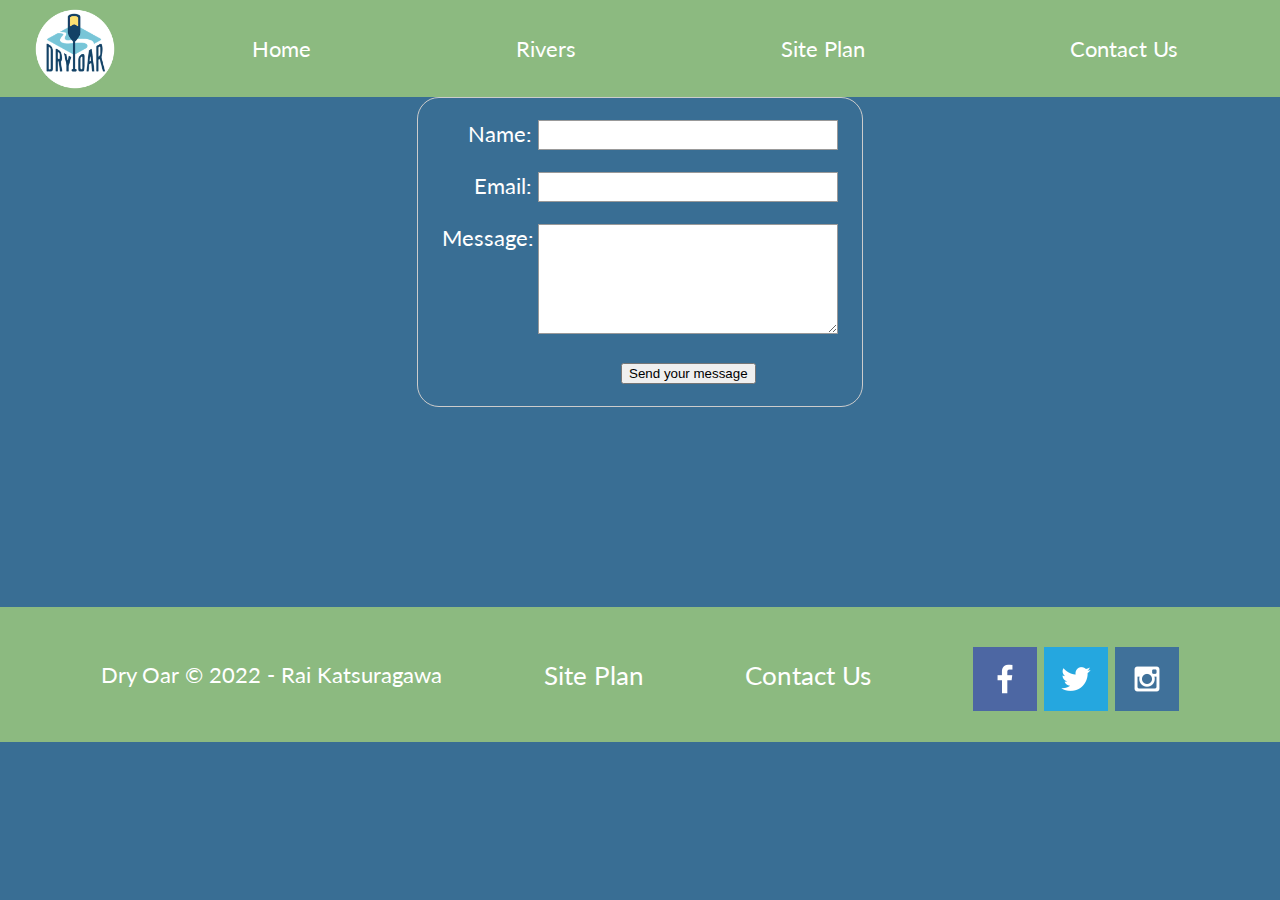
<file: wwr/contactus.html>
<!DOCTYPE html>
<html lang="en">
  <head>
    <meta charset="UTF-8" />
    <meta http-equiv="X-UA-Compatible" content="IE=edge" />
    <meta name="viewport" content="width=device-width, initial-scale=1.0" />
    <title>Contact Us</title>
    <link rel="stylesheet" href="styles/style.css" />
  </head>
  <body>
    <div id="content">
      <header>
        <a id="logo_link" href="index.html">
          <img class="logo" src="images/logo.png" alt="Dry Oar Logo" />
        </a>
        <nav>
          <a href="index.html">Home</a>
          <a href="rivers.html">Rivers</a>
          <a href="site-plan-rafting.html">Site Plan</a>
          <a href="contactus.html">Contact Us</a>
        </nav>
      </header>
      <div id="feedback"></div>
      <form action="/my-handling-form-page" method="post">
        <ul>
          <li>
            <label for="name">Name:</label>
            <input type="text" id="name" name="user_name" />
          </li>
          <li>
            <label for="mail">Email:</label>
            <input type="email" id="mail" name="user_email" />
          </li>
          <li>
            <label for="msg">Message:</label>
            <textarea id="msg" name="user_message"></textarea>
          </li>
          <li class="button">
            <button type="submit">Send your message</button>
          </li>
        </ul>
      </form>

      <footer>
        <p>Dry Oar &copy; 2022 - Rai Katsuragawa</p>
        <p><a href="site-plan-rafting.html">Site Plan</a></p>
        <p><a href="contactus.html">Contact Us</a></p>
        <div class="social">
          <a href="https://facebook.com" target="_blank">
            <img src="images/facebook.png" alt="fb icon" />
          </a>
          <a href="https://twitter.com" target="_blank">
            <img src="images/twitter.png" alt="twitter icon" />
          </a>
          <a href="https://instagram.com" target="_blank">
            <img src="images/instagram.png" alt="instagram icon" />
          </a>
        </div>
      </footer>
    </div>
    <script>
      // get the feedback div element so we can do something with it.
      const feedbackElement = document.getElementById("feedback");
      // get the form so we can read what was entered in it.
      const formElement = document.forms[0];
      // add a 'listener' to wait for a submission of our form. When that happens run the code below.
      formElement.addEventListener("submit", function (e) {
        // stop the form from doing the default action.
        e.preventDefault();
        // set the contents of our feedback element to a message letting the user know the form was submitted successfully. Notice that we pull the name that was entered in the form to personalize the message!
        feedbackElement.innerHTML =
          "Hello " +
          formElement.user_name.value +
          "! Thank you for your message. We will get back with you as soon as possible!";
        // make the feedback element visible.
        feedbackElement.style.display = "block";
        // add a class to move everything down so our message doesn't cover it.
        document.body.classList.toggle("moveDown");
      });
    </script>
  </body>
</html>
</file>
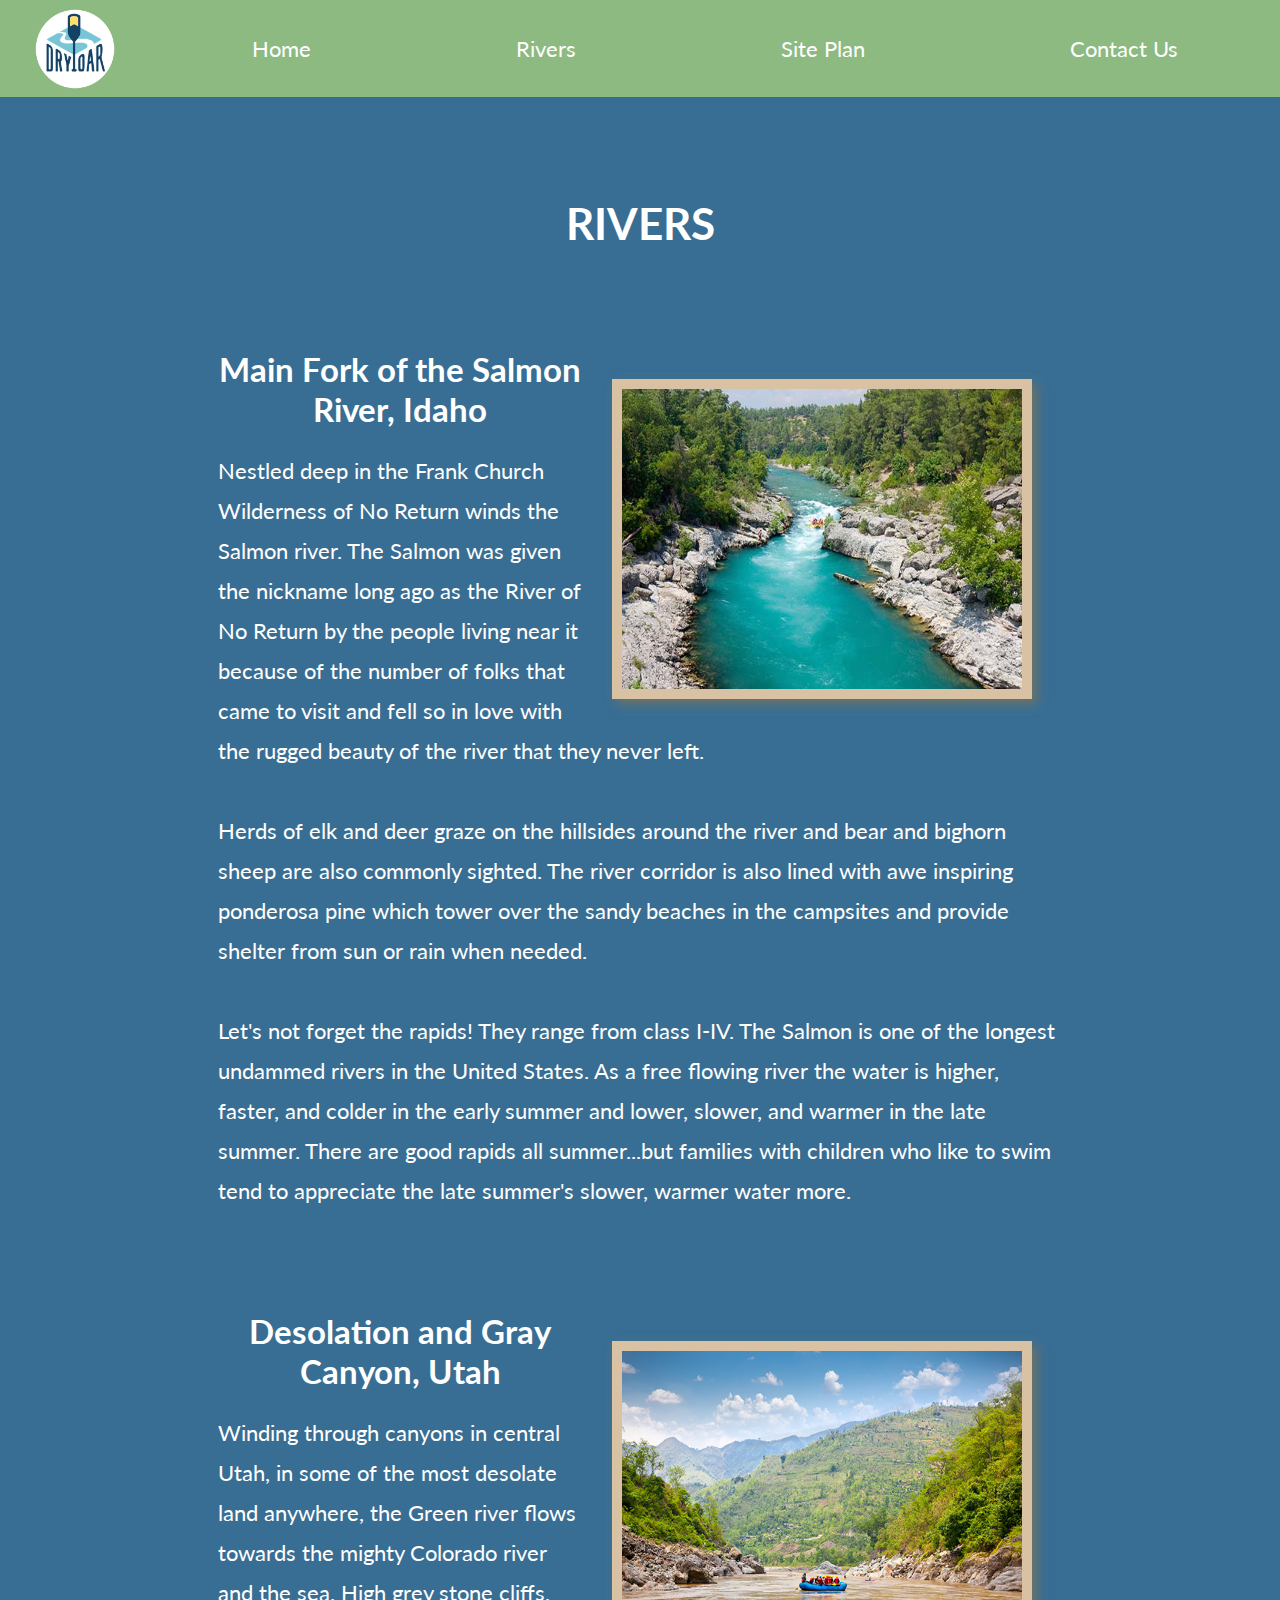
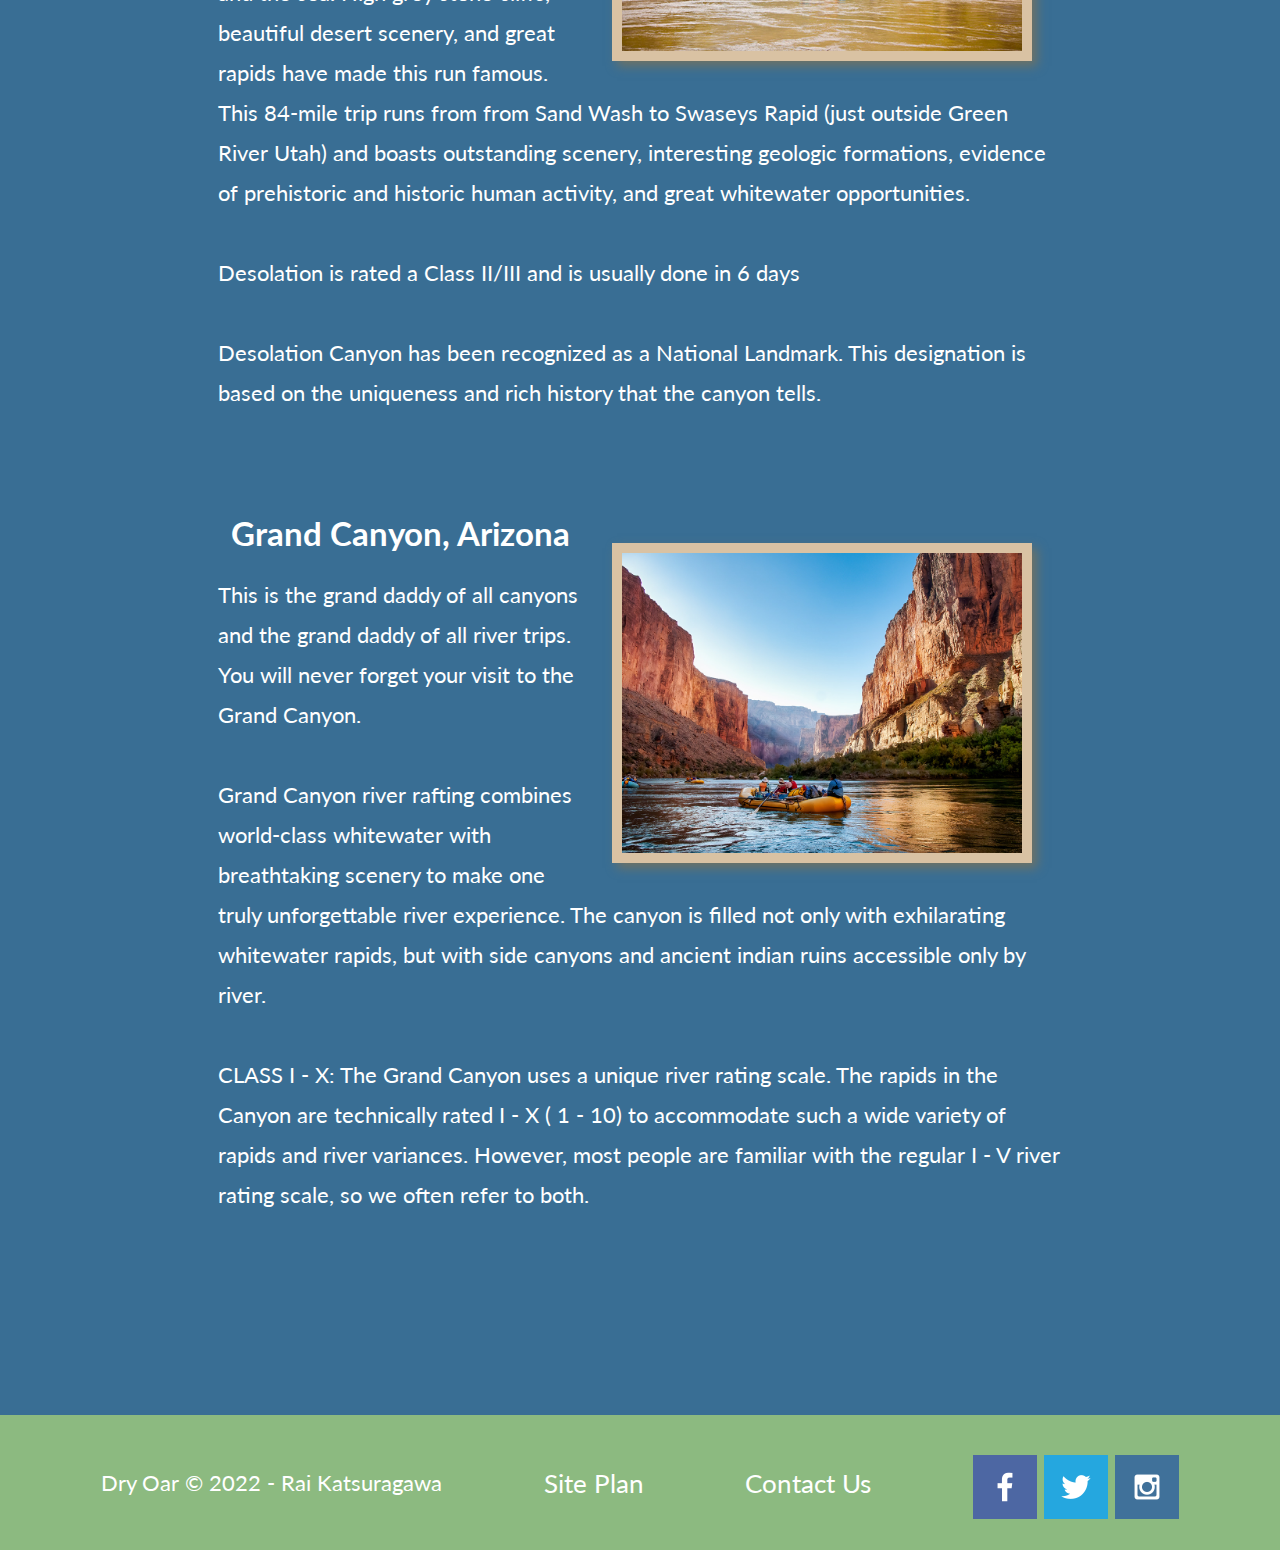
<file: wwr/rivers.html>
<!DOCTYPE html>
<html lang="en">
  <head>
    <meta charset="UTF-8" />
    <meta http-equiv="X-UA-Compatible" content="IE=edge" />
    <meta name="viewport" content="width=device-width, initial-scale=1.0" />
    <title>Rivers</title>
    <link rel="stylesheet" href="styles/style.css" />
  </head>
  <body>
    <div id="content">
      <header>
        <a id="logo_link" href="index.html">
          <img class="logo" src="images/logo.png" alt="Dry Oar Logo" />
        </a>
        <nav>
          <a href="index.html">Home</a>
          <a href="rivers.html">Rivers</a>
          <a href="site-plan-rafting.html">Site Plan</a>
          <a href="contactus.html">Contact Us</a>
        </nav>
      </header>
      <div id="river-main">
        <h1 class="rivers-title">RIVERS</h1>
        <div id="rivers-content">
          <section class="rivers-section">
            <img
              class="river-img"
              src="images/mainfork.jpeg"
              alt="main fork solmon river"
            />
            <div class="wrapper-exp-mainfork">
              <h2 class="rivers-name">Main Fork of the Salmon River, Idaho</h2>
              <p class="exp-mainfork">
                Nestled deep in the Frank Church Wilderness of No Return winds
                the Salmon river. The Salmon was given the nickname long ago as
                the River of No Return by the people living near it because of
                the number of folks that came to visit and fell so in love with
                the rugged beauty of the river that they never left.<br /><br />Herds
                of elk and deer graze on the hillsides around the river and bear
                and bighorn sheep are also commonly sighted. The river corridor
                is also lined with awe inspiring ponderosa pine which tower over
                the sandy beaches in the campsites and provide shelter from sun
                or rain when needed.<br /><br />Let's not forget the rapids!
                They range from class I-IV. The Salmon is one of the longest
                undammed rivers in the United States. As a free flowing river
                the water is higher, faster, and colder in the early summer and
                lower, slower, and warmer in the late summer. There are good
                rapids all summer...but families with children who like to swim
                tend to appreciate the late summer's slower, warmer water more.
              </p>
            </div>
          </section>
          <section calss="rivers-section">
            <img
              class="river-img"
              src="images/desolation.jpeg"
              alt="desolation and gray canyon"
              style="float: right"
            />
            <h2 class="rivers-title">Desolation and Gray Canyon, Utah</h2>
            <p class="exp-desolation">
              Winding through canyons in central Utah, in some of the most
              desolate land anywhere, the Green river flows towards the mighty
              Colorado river and the sea. High grey stone cliffs, beautiful
              desert scenery, and great rapids have made this run famous. This
              84-mile trip runs from from Sand Wash to Swaseys Rapid (just
              outside Green River Utah) and boasts outstanding scenery,
              interesting geologic formations, evidence of prehistoric and
              historic human activity, and great whitewater opportunities.<br /><br />Desolation
              is rated a Class II/III and is usually done in 6 days<br /><br />Desolation
              Canyon has been recognized as a National Landmark. This
              designation is based on the uniqueness and rich history that the
              canyon tells.
            </p>
          </section>
          <section class="rivers-section">
            <img
              class="river-img"
              src="images/grandcanyon.jpeg"
              alt="grand canyon"
            />
            <h2 class="rivers-title">Grand Canyon, Arizona</h2>
            <p class="exp-grand">
              This is the grand daddy of all canyons and the grand daddy of all
              river trips. You will never forget your visit to the Grand
              Canyon.<br /><br />Grand Canyon river rafting combines world-class
              whitewater with breathtaking scenery to make one truly
              unforgettable river experience. The canyon is filled not only with
              exhilarating whitewater rapids, but with side canyons and ancient
              indian ruins accessible only by river.<br /><br />CLASS I - X: The
              Grand Canyon uses a unique river rating scale. The rapids in the
              Canyon are technically rated I - X ( 1 - 10) to accommodate such a
              wide variety of rapids and river variances. However, most people
              are familiar with the regular I - V river rating scale, so we
              often refer to both.
            </p>
          </section>
        </div>
      </div>

      <footer>
        <p>Dry Oar &copy; 2022 - Rai Katsuragawa</p>
        <p><a href="site-plan-rafting.html">Site Plan</a></p>
        <p><a href="contactus.html">Contact Us</a></p>
        <div class="social">
          <a href="https://facebook.com" target="_blank">
            <img src="images/facebook.png" alt="fb icon" />
          </a>
          <a href="https://twitter.com" target="_blank">
            <img src="images/twitter.png" alt="twitter icon" />
          </a>
          <a href="https://instagram.com" target="_blank">
            <img src="images/instagram.png" alt="instagram icon" />
          </a>
        </div>
      </footer>
    </div>
  </body>
</html>
</file>
<file: rai's_portfolio/styles/style.css>
@import url("https://fonts.googleapis.com/css?family=IM+Fell+French+Canon+SC|Lato");
@import url("https://fonts.googleapis.com/css2?family=Playfair+Display&family=Unbounded&display=swap");

html body {
  margin: 0;
  padding: 0;
}

a {
  text-decoration: none;
}

header {
  display: flex;
  justify-content: space-between;
  background-color: white;
}

.logo {
  width: 70px;
  height: 70px;
  border-radius: 40px;
  margin-left: 20px;
  margin-top: 10px;
}

.navigation {
  display: inline-block;
  list-style: none;
  margin-right: 20px;
  color: #2ec4b6;
}

.navigation::selection {
  color: #2ec4b6;
}

.navigation li::selection {
  color: #2ec4b6;
}

.navigation :hover {
  color: #ffbf69;
}

.navigation li {
  display: inline-block;
  margin-left: 15px;
}

.navigation a {
  text-decoration: none;
  font-size: 25px;
}

.bannar {
  max-width: 100%;
  height: 100px;
}

h1 {
  font-size: 80px;
  margin: 0px;
  color: white;
  font-family: "Unbounded";
}

.welcome {
  padding-left: 20vw;
  margin-top: 100px;
}

.welcome p {
  font-size: 26px;
  line-height: 1.5em;
  margin: 5px 0 0 0;
  color: white;
  font-family: Serif, Helvetica, sans-serif;
}

footer {
  margin-top: auto;
  height: 70px;
  justify-content: space-between;
  display: flex;
}

footer p,
footer ul {
  display: inline-block;
  font-size: 20px;
  line-height: 50px;
  color: white;
}

footer ul {
  list-style: none;
}

footer li {
  display: inline-block;
  margin-right: 5px;
  height: 100%;
}

footer li img {
  width: 40px;
  height: 40px;
}

footer p {
  margin-left: 30px;
}

footer ul {
  margin: 0 30px 0 0;
  padding: 10px 0 10px 0;
}

#home-footer {
  padding-top: 200px;
}

main,
footer {
  background-color: #2ec4b6;
}

footer a:visited {
  color: white;
}

.welcome a:visited {
  color: white;
}

.welcome a:hover,
footer a:hover {
  color: #ffbf69;
}

a:visited {
  color: #2ec4b6;
}

#homepage {
  height: 100vh;
  background-color: #2ec4b6;
}

/* ----------about---------- */

.page-title {
  margin: 0;
  color: white;
  font-size: 40px;
  font-family: "Unbounded";
  padding: 50px 0 0 50px;
}

h2 {
  margin: 0;
  color: white;
  font-size: 40px;
  font-family: "Unbounded";
  padding: 50px 0 0 50px;
}

.about-me-body {
  color: white;
  font-size: 25px;
  font-family: Serif, Helvetica, sans-serif;
  line-height: 1.5em;
  margin: 0;
  padding: 50px;
}

.about-me-body span {
  color: black;
}

.rai_portrait {
  width: 30%;
  float: right;
  padding: 0 0 40px 40px;
}

.rai_portrait_2 {
  display: none;
}

#wrapper {
  padding-right: 60px;
}

#myImg {
  border-radius: 5px;
  cursor: pointer;
  transition: 0.3s;
}

#myImg:hover {
  opacity: 0.7;
}

/* The Modal (background) */
.modal {
  display: none; /* Hidden by default */
  position: fixed; /* Stay in place */
  z-index: 1; /* Sit on top */
  padding-top: 100px; /* Location of the box */
  left: 0;
  top: 0;
  width: 100%; /* Full width */
  height: 100%; /* Full height */
  overflow: auto; /* Enable scroll if needed */
  background-color: rgb(0, 0, 0); /* Fallback color */
  background-color: rgba(0, 0, 0, 0.9); /* Black w/ opacity */
}

/* Modal Content (Image) */
.modal-content {
  margin: auto;
  display: block;
  width: 80%;
  max-width: 700px;
}

/* Caption of Modal Image (Image Text) - Same Width as the Image */
#caption {
  margin: auto;
  display: block;
  width: 80%;
  max-width: 700px;
  text-align: center;
  color: #ccc;
  padding: 10px 0;
  height: 150px;
}

/* Add Animation - Zoom in the Modal */
.modal-content,
#caption {
  animation-name: zoom;
  animation-duration: 0.6s;
}

@keyframes zoom {
  from {
    transform: scale(0);
  }
  to {
    transform: scale(1);
  }
}

/* The Close Button */
.close {
  position: absolute;
  top: 15px;
  right: 35px;
  color: #f1f1f1;
  font-size: 40px;
  font-weight: bold;
  transition: 0.3s;
}

.close:hover,
.close:focus {
  color: #bbb;
  text-decoration: none;
  cursor: pointer;
}

/* 100% Image Width on Smaller Screens */
@media only screen and (max-width: 700px) {
  .modal-content {
    width: 100%;
  }
}

/* ----------work---------- */
.h2 {
  margin: 0;
  color: white;
  font-size: 40px;
  font-family: "Unbounded";
  padding: 50px 0 0 50px;
}

.work1 {
  width: 45%;
}

.work1-img {
  width: 100%;
}

.wrapper-work1 {
  display: inline-block;
}

.wrapper-work1 {
  display: flex;
  justify-content: space-between;
  margin: 20px 0 0 50px;
}

.wrapper-work1 p {
  height: 100%;
  width: 45%;
  line-height: 2em;
}

.work-ex {
  font-size: 30px;
  color: white;
  font-family: Serif, Helvetica, sans-serif;
}

.job-title {
  font-size: 35px;
  color: white;
  padding-left: 50px;
}

.date {
  color: white;
  font-size: 25px;
  margin-right: 50px;
}

.wrapper-job-title-date {
  display: flex;
  justify-content: space-between;
  margin-top: 30px;
}

.job-img {
  width: 30%;
  height: 300px;
  border-radius: 5%;
}

.wrapper-job {
  display: flex;
  justify-content: space-between;
  margin: 0 50px 0 50px;
}

.wrapper-job p {
  width: 60%;
}

@media only screen and (max-width: 599px) {
  .logo {
    width: 40px;
    height: 40px;
    border-radius: 40px;
    margin-left: 20px;
    margin-top: 10px;
  }

  .navigation {
    font-size: 5px;
  }

  .bannar {
    max-width: 100%;
    height: 40px;
  }

  .welcome {
    padding-left: 8vw;
    margin-top: 70px;
  }

  h1 {
    font-size: 30px;
  }

  .welcome p {
    font-size: 22px;
  }

  footer {
    margin-top: auto;
    height: auto;
    justify-content: space-between;
    display: block;
  }

  footer p,
  footer ul {
    display: inline-block;
    font-size: 16px;
    line-height: 1.5em;
  }

  footer li {
    display: inline-block;
    margin-right: 5px;
    height: 100%;
  }

  footer li img {
    width: 35px;
    height: 35px;
  }

  footer p {
    margin-left: 30px;
  }

  footer ul {
    margin: 0 30px 0 0;
    padding: 10px 0 10px 30px;
  }

  #home-footer {
    padding-top: 40px;
  }

  /* -------about--------- */
  h2 {
    margin: 0;
    color: white;
    font-size: 30px;
    font-family: "Unbounded";
    padding: 50px 0 0 50px;
  }

  .about-me-body {
    color: white;
    font-size: 20px;
    font-family: Serif, Helvetica, sans-serif;
    line-height: 1.5em;
    margin: 0;
    padding: 40px;
  }

  .about-me-body span {
    color: black;
  }

  .rai_portrait {
    width: 30%;
    float: right;
    display: none;
  }

  .rai_portrait_2 {
    display: block;
    width: 80%;
    margin-left: auto;
    margin-right: auto;
  }

  #wrapper {
    padding-right: 60px;
  }

  /* -------work------ */
  .page-title {
    margin: 0;
    color: white;
    font-size: 40px;
    font-family: "Unbounded";
    padding: 50px 0 0 50px;
  }

  .hworks-subtitle {
    margin: 0;
    color: white;
    font-size: 30px;
    font-family: "Unbounded";
    padding: 50px 0 0 50px;
  }

  .work1 {
    width: 10%;
    margin: 0 auto 0 auto;
  }

  .work1-img {
    width: 90%;
  }

  .wrapper-work1 {
    display: inline-block;
  }

  .wrapper-work1 {
    display: block;
    justify-content: space-between;
    margin: 20px 0 0 30px;
  }

  .wrapper-work1 p {
    height: 100%;
    width: 90%;
    padding-top: 20px;
    line-height: 2em;
  }

  .work-ex {
    font-size: 20px;
    margin: 0;
    color: white;
    font-family: Serif, Helvetica, sans-serif;
  }

  .job-title {
    font-size: 27px;
    color: white;
    padding-left: 40px;
    margin-bottom: 10px;
  }

  .date {
    color: white;
    font-size: 20px;
    margin-left: 40px;
    margin-top: 0;
  }

  .wrapper-job-title-date {
    display: block;
    justify-content: space-between;
    margin-top: 30px;
  }

  .job-img {
    width: 70%;
    height: 200px;
    border-radius: 5%;
    margin: 30px auto 50px 15vw;
  }

  .wrapper-job {
    display: block;
    justify-content: space-between;
    margin: 0 auto 0 auto;
  }

  .wrapper-job p {
    width: 85%;
    margin: 0 auto 0 auto;
  }
}
</file>
<file: wwr/styles/style.css>
@import url("https://fonts.googleapis.com/css2?family=IM+Fell+French+Canon&family=Lato:ital,wght@0,400;0,700;1,400&display=swap");
@import url("https://fonts.googleapis.com/css2?family=Unbounded&display=swap");

#content {
  max-width: 1600px;
  margin: 0 auto;
}

#hero-msg h1,
#hero-msg h4 {
  text-align: center;
}

.button-box {
  text-align: center;
}

main section {
  text-align: center;
}

#background {
  height: 725px;
}

body {
  background-color: #396e94;
  color: white;
  font-family: Lato, Helvetica, sans-serif;
  font-size: 22px;
  margin: 0;
  padding: 0;
}

h2 {
  margin: 0;
}

header {
  background-color: #8cba80;
}

nav a {
  text-align: center;
  color: white;
  text-decoration: none;
  padding: 35px;
  transition: 0.2s;
}

nav a:hover {
  background-color: white;
  color: #6f7364;
}

.icon {
  padding-top: 10px;
}

.book,
.join {
  background-color: #396e94;
  padding: 15px 30px;
}

.book:hover,
.join:hover {
  background-color: rgb(223, 212, 212);
}

#background {
  background-color: #cacf85;
}

.msg h2,
.msg p {
  color: white;
  /* padding-bottom: 15px; */
}

footer {
  background-color: #8cba80;
  color: white;
  padding: 25px 50px;
  margin-top: 200px;
  display: flex;
  justify-content: space-around;
  align-items: center;
}

footer a {
  color: white;
  text-decoration: none;
  font-size: 1.2em;
}

footer a:hover {
  background-color: rgb(223, 212, 212);
}

footer p a:hover {
  text-decoration: underline;
}

.social img {
  padding-top: 15px;
}

.home-title {
  color: white;
  margin-top: 10px;
}

.book,
.join {
  color: white;
  text-decoration: none;
  margin-top: 50px;
  font-size: 18px;
  padding: 15px 30px;
  border-radius: 5px;
}

.card-img {
  border: 10px solid #d9c2a3;
  transition: transform 0.5s;
  box-shadow: 5px 5px 10px #6f7364;
}

.card-img:hover {
  opacity: 0.6;
  transform: scale(1.1);
}

main section img {
  box-sizing: border-box;
}

.book:hover,
.join:hover {
  color: black;
  background-color: rgb(223, 212, 212);
}

.logo {
  width: 80px;
}

#logo_link {
  padding-top: 5px;
}

#hero-img {
  width: 100%;
}

.home-title {
  font-family: "Unbounded", sans-serif;
  font-size: 2em;
}

.msg {
  line-height: 1.5em;
  padding: 35px;
  background-color: #6f7364;
  grid-column: 6/10;
  grid-row: 6/7;
  box-shadow: 5px 5px 10px #6f7364;
}

.rivers-card,
.camping-card,
.rapids-card {
  margin: 200px 0;
}

header {
  display: grid;
  grid-template-columns: 150px auto;
}

nav {
  display: flex;
  justify-content: space-around;
}

nav a:hover {
  background-color: rgb(223, 212, 212);
}

#logo_link {
  padding-top: 5px;
  justify-self: center;
  align-self: center;
}

#hero {
  display: grid;
  grid-template-columns: 1fr 3fr 1fr;
  margin-top: -100px;
}

#hero-box {
  grid-column: 1/4;
  grid-row: 1/3;
  z-index: -1;
}

#hero-msg {
  grid-column: 2/3;
  grid-row: 1/2;
  margin-top: 100px;
}

#hero-msg h4 {
  color: white;
}

.card-img,
.mountains {
  width: 100%;
}

.home-grid {
  display: grid;
  grid-template-columns: repeat(10, 1fr);
}

.rivers-card {
  grid-column: 2/4;
  grid-row: 2/3;
}
.camping-card {
  grid-column: 5/7;
  grid-row: 2/3;
}
.rapids-card {
  grid-column: 8/10;
  grid-row: 2/3;
}
#background {
  grid-column: 1/11;
  grid-row: 4/9;
}

.msg {
  background-color: #6f7364;
  padding: 35px;
  grid-column: 6/10;
  grid-row: 6/7;
  box-shadow: 5px 5px 10px #6f7364;
  z-index: 1;
}
.mountains {
  width: 100%;
  height: 100%;
  grid-column: 2/7;
  grid-row: 5/8;
  box-shadow: 5px 5px 10px #6f7364;
}

/* rivers-website */
.rivers-title {
  margin-top: 100px;
}

body {
  text-align: center;
  max-width: 100%;
}

#rivers-content {
  /* display: grid;
  grid-template-columns: repeat(10, 1fr); */
  margin: 100px 17%;
}

#rivers-content img {
  border: 10px solid #d9c2a3;
  transition: transform 0.5s;
  box-shadow: 5px 5px 10px #6f7364;
}

#rivers-content p {
  line-height: 2.5rem;
  text-align: left;
}

.rivers-section img {
  max-width: 50%;
  float: right;
  margin: 30px;
}

.river-img {
  width: 400px;
  height: 300px;
  margin: 30px;
}

form {
  /* Center the form on the page */
  margin: 0 auto;
  width: 400px;
  /* Form outline */
  padding: 1em;
  border: 1px solid #ccc;
  border-radius: 1em;
}

ul {
  list-style: none;
  padding: 0;
  margin: 0;
}

form li + li {
  margin-top: 1em;
}

label {
  /* Uniform size & alignment */
  display: inline-block;
  width: 90px;
  text-align: right;
}

input,
textarea {
  /* To make sure that all text fields have the same font settings
     By default, textareas have a monospace font */
  font: 1em sans-serif;

  /* Uniform text field size */
  width: 300px;
  box-sizing: border-box;

  /* Match form field borders */
  border: 1px solid #999;
}

input:focus,
textarea:focus {
  /* Additional highlight for focused elements */
  border-color: #000;
}

textarea {
  /* Align multiline text fields with their labels */
  vertical-align: top;

  /* Provide space to type some text */
  height: 5em;
}

.button {
  /* Align buttons with the text fields */
  padding-left: 90px; /* same size as the label elements */
}

button {
  /* This extra margin represent roughly the same space as the space
     between the labels and their text fields */
  margin-left: 0.5em;
}

#feedback {
  background-color: antiquewhite;
  position: absolute;
  top: 0;
  left: 0;
  right: 0;
  padding: 0.5em;
  /* make this element invisible until we are ready for it */
  display: none;
}
.moveDown {
  margin-top: 3em;
}

@media screen and (max-width: 900px) {
  #hero,
  .home-grid {
    display: block;
    height: auto;
  }
  nav,
  footer {
    flex-direction: column;
  }
  nav a {
    display: block;
    padding: 15px;
  }
  #hero {
    margin-top: 0;
  }
  #hero-msg {
    margin-top: 0;
  }
  #hero-msg h4 {
    display: none;
  }
  .home-title {
    font-size: 25px;
    color: #6f7364;
  }
  .rivers-card,
  .camping-card,
  .rapids-card {
    margin: 50px auto;
    width: 60%;
  }
  #background {
    display: none;
  }
  .mountains,
  .msg {
    width: 80%;
    display: block;
    margin: 0 auto;
  }
  footer {
    margin-top: 25px;
  }
}
</file>
<file: rai's_portfolio/styles/site-plan.css>
/* if you are using any Google fonts change the font names below to your fonts. 
Any spaces in your font name should be replaced with a +. 
Fonts are separated by a | */
@import url("https://fonts.googleapis.com/css?family=IM+Fell+French+Canon+SC|Lato");
@import url("https://fonts.googleapis.com/css2?family=Playfair+Display&family=Unbounded&display=swap");

:root {
  /* change the values below to your colors from your palette */
  --primary-color: #2ec4b6;
  --secondary-color: #fff:
  --accent1-color: #000;
  --accent2-color: #ffbf69;
  /* #FF9F1C */
  /* #cbf3f0; */

  /* change the values below to your chosen font(s) */
  --heading-font: "Unbounded";
  --paragraph-font: Serif, Helvetica, sans-serif;

  /* these colors below should be chosen from among your palette colors above */
  --headline-color-on-white: #2ec4b6; /* headlines on a white background */
  --headline-color-on-color: white; /* headlines on a colored background */
  --paragraph-color-on-white: #2ec4b6; /* paragraph text on a white background */
  --paragraph-color-on-color: white; /* paragraph text on a colored background */
  --paragraph-background-color: #2ec4b6;
  --nav-link-color: #2ec4b6;
  --nav-background-color: white;
  --nav-hover-link-color: #ffbf69;;
  --nav-hover-background-color: #fff;
}

/*  Look around below...but DON'T CHANGE ANYTHING! */

body {
  max-width: 1200px;
  margin: 0 auto;
  padding: 4em;
  font-size: 18px;
  text-align: center;
}
img {
  display: block;
  margin: 0 auto;
}
h1,
h2,
h3,
h4,
h5,
h6 {
  font-family: var(--heading-font);
  color: var(--headline-color-on-white);
}
h2 {
  text-align: center;
}
hr {
  height: 3px;
  margin: 35px 0;
  background: var(--accent1-color);
}
header {
  padding: 1em;
  text-align: center;
  color: var(--headline-color-on-color);
  background-color: var(--paragraph-background-color);
}
header > h1,
header > h2 {
  color: var(--headline-color-on-color);
}

p {
  font-family: var(--paragraph-font);
  color: var(--paragraph-color-on-white);
  padding: 1em;
}
.colors {
  width: 100%;
  min-width: 350px;
  margin: 30px auto;
  text-align: center;
}
.colors th {
  background-color: #999;
}
.colors td {
  width: 25%;
  height: 3em;
}

.primary {
  background-color: var(--primary-color);
}
.secondary {
  background-color: var(--secondary-color);
}
.accent1 {
  background-color: black;
}
.accent2 {
  background-color: var(--accent2-color);
}

p.colored {
  background-color: var(--paragraph-background-color);
  color: var(--paragraph-color-on-color);
}

nav {
  background-color: var(--nav-background-color);
  line-height: 3em;
  text-align: center;
  font-size: 1.2em;
}
nav {
  list-style-type: none;
  display: flex;
}
nav a {
  padding: 1em;
  min-width: 120px;
  text-decoration: none;
  padding: 10px;
}
nav a:link,
nav a:visited {
  color: var(--nav-link-color);
}
nav a:hover {
  color: var(--nav-hover-link-color);
  background-color: var(--nav-hover-background-color);
}

.sitemap {
  display: grid;
  justify-content: center;

  grid-template-columns: repeat(6, 15%);
  grid-template-rows: 3em 1.5em 1.5em 3em;
  grid-template-areas:
    ". . home home . ."
    ". . . top . ."
    ". left left right right ."
    "page2 page2 . . page3 page3";
}
.sitemap > div {
  text-align: center;
}
.sm-home {
  grid-area: home;
  background-color: #ccc;
  line-height: 3em;
}
.sm-page2 {
  grid-area: page2;
  background-color: #ccc;
  line-height: 3em;
}
.sm-page3 {
  grid-area: page3;
  background-color: #ccc;
  line-height: 3em;
}

.top {
  grid-area: top;
  border-left: 1px solid;
}

.left {
  grid-area: left;
  border-top: 1px solid;
  border-left: 1px solid;
}

.right {
  grid-area: right;
  border-top: 1px solid;
  border-right: 1px solid;
}

img {
  max-width: 100%;
}
</file>
